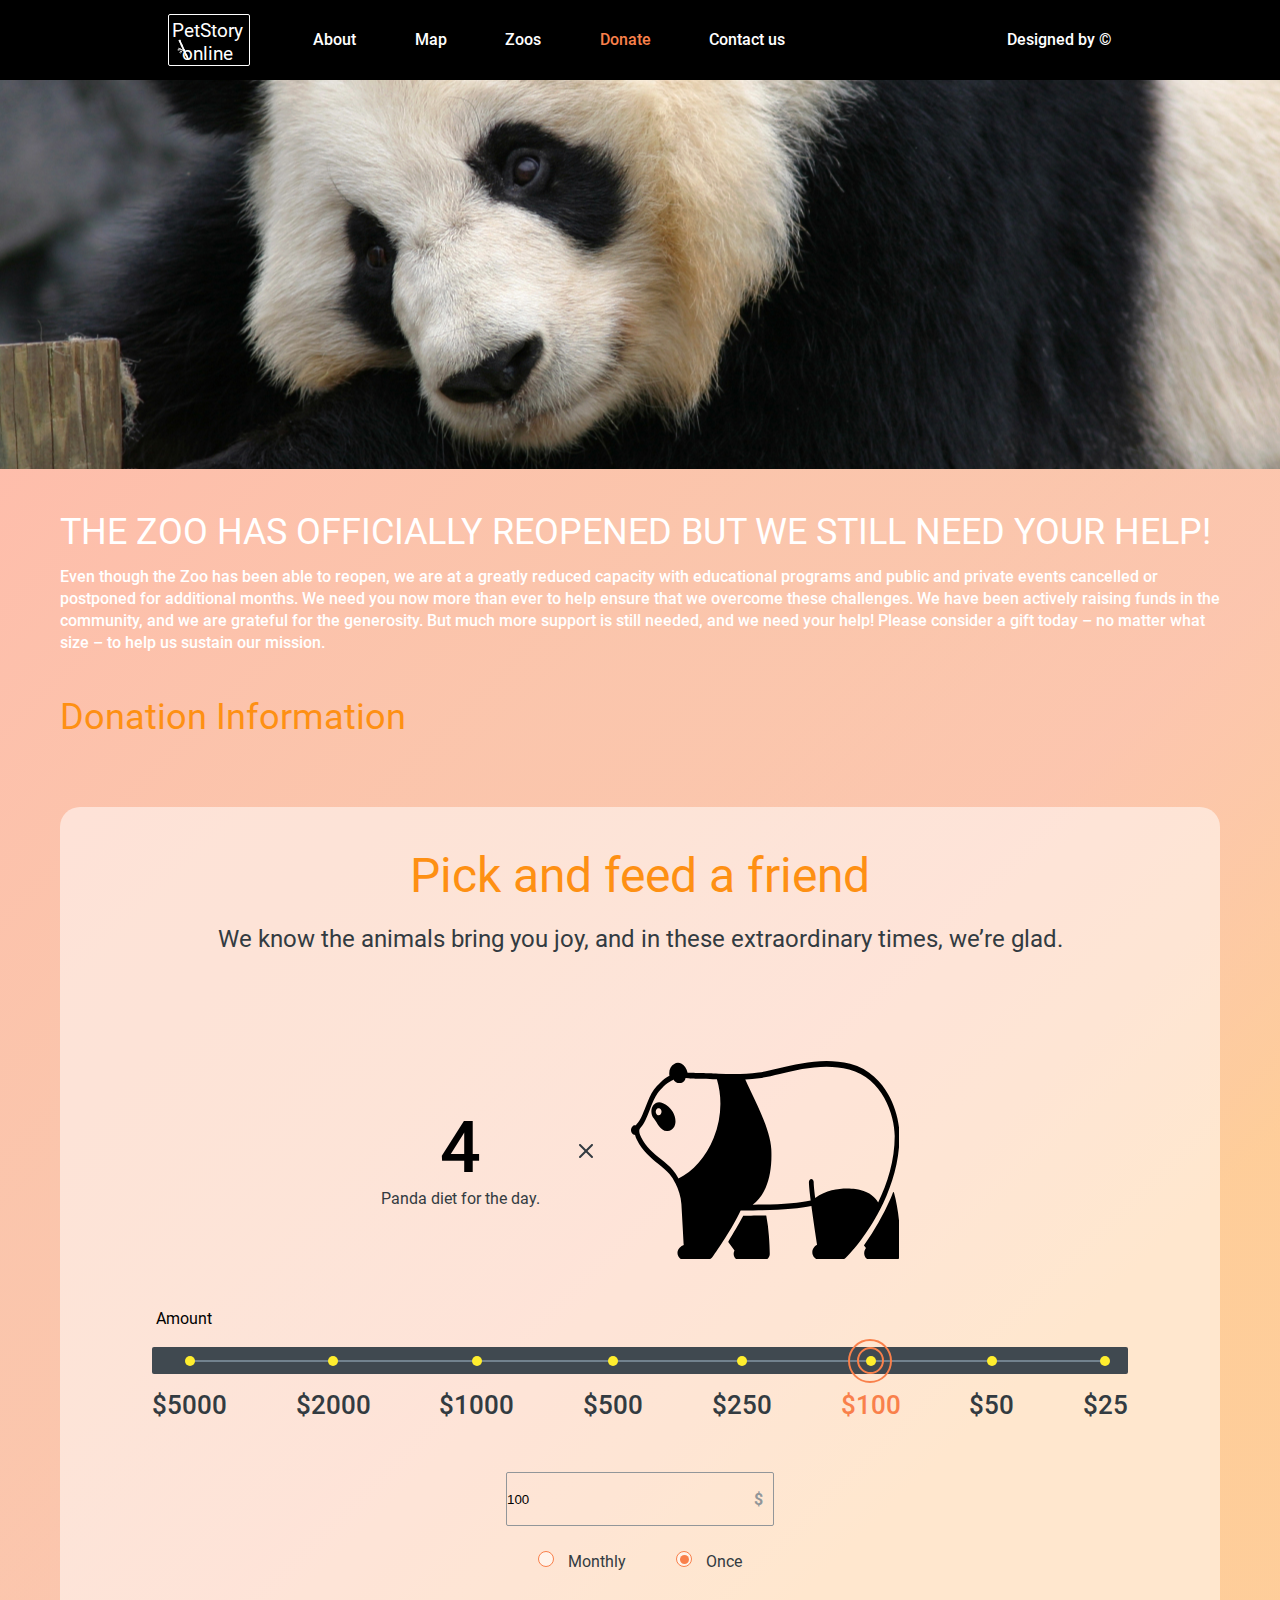
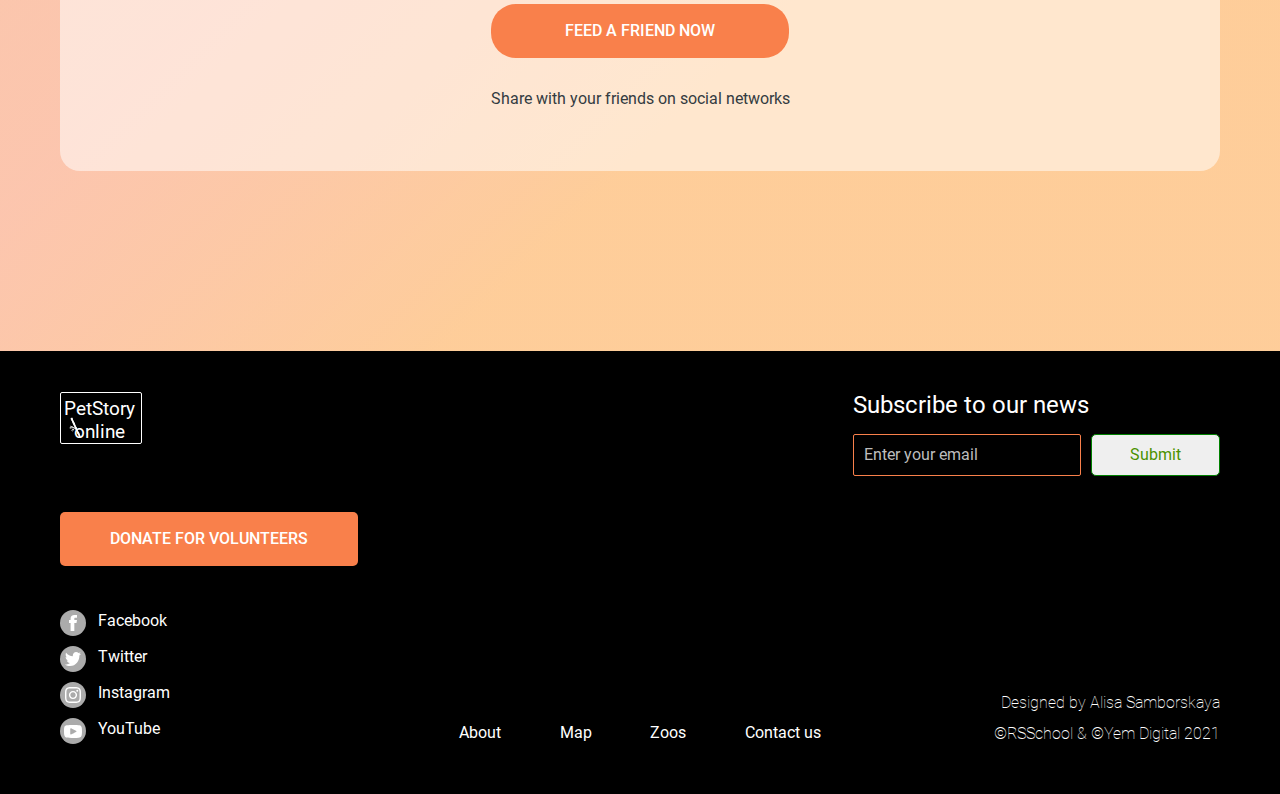
<file: pages/donate/index.html>
<!DOCTYPE html>
<html lang="en">
<head>
    <meta charset="UTF-8">
    <meta http-equiv="X-UA-Compatible" content="IE=edge">
    <meta name="viewport" content="width=device-width, initial-scale=1.0">
    <link rel="stylesheet" href="./style.css">
    <link rel="icon" href="../../assets/icons/panda_icon.svg">
    <title>Donate</title>
</head>
<body>
    <header class="header">
        <div class="container">
            <div class="header-container">
                <div class="header-start">
                    <div class="logo-header"><a href="./index.html">
                        <h1>PetStory online</h1>
                        <img src="../../assets/images/bamboo.svg" alt="bamboo" class="bamboo">
                    </a></div>
                    <div class="header-menu">
                        <div class="burger-icon">
                            <span></span>
                            <span></span>
                            <span></span>
                        </div>
                        <nav class="nav">
                            <div class="burger-logo"><a href="./index.html">
                                <h1>PetStory online</h1>
                                <img src="../../assets/icons/bamboo-burger.svg" alt="bamboo" class="bamboo">
                            </a></div>
                            <ul class="nav-list">
                                <li class="nav-item"><a href="../main/index.html" class="nav-link">About</a></li>
                                <li class="nav-item"><a href="#" class="nav-link">Map</a></li>
                                <li class="nav-item"><a href="#" class="nav-link">Zoos</a></li>
                                <li class="nav-item"><a href="#" class="nav-link">Donate</a></li>
                                <li class="nav-item"><a href="#" class="nav-link">Contact us</a></li>
                                <li class="nav-item"><a href="https://www.figma.com/file/jfEFwkXVj1WRq7sUHDr8os/PetStory-online" class="nav-link">Designed by ©</a></li>
                            </ul>
                        </nav>
                    </div>
                </div>
                <div class="designed">
                    <a href="https://www.figma.com/file/jfEFwkXVj1WRq7sUHDr8os/PetStory-online">Designed by ©</a>
                </div>
            </div>
        </div>
    </header>
    <div class="hidden display-none"></div>
    <main class="main container">
        <div class="panda-backgraund"></div>
        <div class="about-container">
            <div class="discription">
                <h2>THE ZOO HAS OFFICIALLY REOPENED BUT WE STILL NEED YOUR HELP!</h2>
                <p class="about">Even though the Zoo has been able to reopen, we are at a greatly reduced capacity with educational programs and public and private events cancelled or postponed for additional months. We need you now more than ever to help ensure that we overcome these challenges. We have been actively raising funds in the community, and we are grateful for the generosity.  But much more support is still needed, and we need your help! Please consider a gift today – no matter what size – to help us sustain our mission.</p>
                <p class="donat">Donation Information</p>
            </div>
            <div class="pick">
                <div class="pick-container">
                    <h3>Pick and feed a friend</h3>
                    <p class="donat-info">We know the animals bring you joy, and in these extraordinary times, we’re glad.</p>
                    <div class="panda-eat">
                        <div class="eat">
                            <div class="count">4</div>
                            <p class="eat-text">Panda diet for the day.</p>
                        </div>
                        <div class="multiply"></div>
                        <div class="panda"></div>
                    </div>
                    <p class="amount">Amount</p>
                    <div class="donat-money">
                        <div class="bg-money"></div>
                        <div class="money-container">        
                            <label class="money-cheked"><input type="radio" name="money" value="5000" > <span class="circle-checked"></span> <span class="span-radio">$5000</span></label>
                            <label class="money-cheked"><input type="radio" name="money" value="2000"> <span class="circle-checked"></span>  <span class="span-radio">$2000</span></label>
                            <label class="money-cheked"><input type="radio" name="money" value="1000" > <span class="circle-checked"></span>  <span class="span-radio">$1000</span></label>
                            <label class="money-cheked"><input type="radio" name="money" value="500"> <span class="circle-checked"></span>  <span class="span-radio">$500</span></label>
                            <label class="money-cheked"><input type="radio" name="money" value="250"> <span class="circle-checked"></span>  <span class="span-radio">$250</span></label>
                            <label class="money-cheked"><input type="radio" name="money" value="100" checked> <span class="circle-checked"></span>  <span class="span-radio checked-radio">$100</span></label>
                            <label class="money-cheked"><input type="radio" name="money" value="50"> <span class="circle-checked"></span>  <span class="span-radio">$50</span></label>
                            <label class="money-cheked"><input type="radio" name="money" value="25"> <span class="circle-checked"></span>  <span class="span-radio">$25</span></label>
                        </div>
                    </div>
                    <div class="input-contant">
                        <input type="number" placeholder="Another amount" class="money-input" value="100" onkeypress="this.value=this.value.substring(0,3);">
                    </div>
                    <div class="radio">
                        <label for="donat1"><input type="radio" id="donat1"
                        name="contact" value="monthly">
                        <span></span>  Monthly</label>
                        <label for="donat2" class="label-once"><input type="radio" id="donat2"
                        name="contact" value="once" checked>
                        <span></span>  Once</label>
                    </div>
                    <button class="donat-button">Feed a friend now</button>
                    <p class="share">Share with your friends on social networks</p>
                </div>
            </div>
        </div>
    </main>
    <footer class="footer container">
        <div class="footer-1">
            <div class="footer-logo">
                <a href="./index.html">
                    <h2>PetStory online</h2>
                    <img src="../../assets/images/bamboo.svg" alt="bamboo" class="bamboo"></a>
            </div>
            <form action="../donate/index.html" target="_self">
                <button class="footer-button" disabled>donate for volunteers</button>
            </form>
            <div class="social">
                <div class="facebook"><a href="https://www.facebook.com"><div class="footer-img-1"></div> <span>Facebook</span></a></div>
                <div class="twitter"><a href="https://twitter.com"><div class="footer-img-2"></div> <span>Twitter</span></a></div>
                <div class="instagram"><a href="https://www.instagram.com"><div class="footer-img-3"></div> <span>Instagram</span></a></div>
                <div class="youtube"><a href="https://www.youtube.com"><div class="footer-img-4"></div> <span>YouTube</span></a></div>
            </div>
        </div>
        <div class="footer-2">
            <nav class="footer-nav">
                <ul class="footer-nav-list">
                  <li class="footer-nav-item"><a href="../main/index.html" class="footer-nav-link">About</a></li>
                  <li class="footer-nav-item"><a href="#" class="footer-nav-link">Map</a></li>
                  <li class="footer-nav-item"><a href="#" class="footer-nav-link">Zoos</a></li>
                  <li class="footer-nav-item"><a href="#" class="footer-nav-link">Contact us</a></li>
                </ul>
            </nav>
        </div>
        <div class="footer-3">
            <div class="mail">
                <h2>Subscribe to our news</h2>
                <form>
                    <input type="email" id="mail" name="mail" placeholder="Enter your email" class="e-mail" required>
                    <button class="e-mail-button">Submit</button>
                </form>
            </div>
            <div class="author">
                <p class="name">Designed by Alisa Samborskaya</p>
                <p class="school">©RSSchool & ©Yem Digital 2021</p>
            </div>
        </div>
    </footer>
    <script src="./script.js"></script>
</body>
</html>
</file>
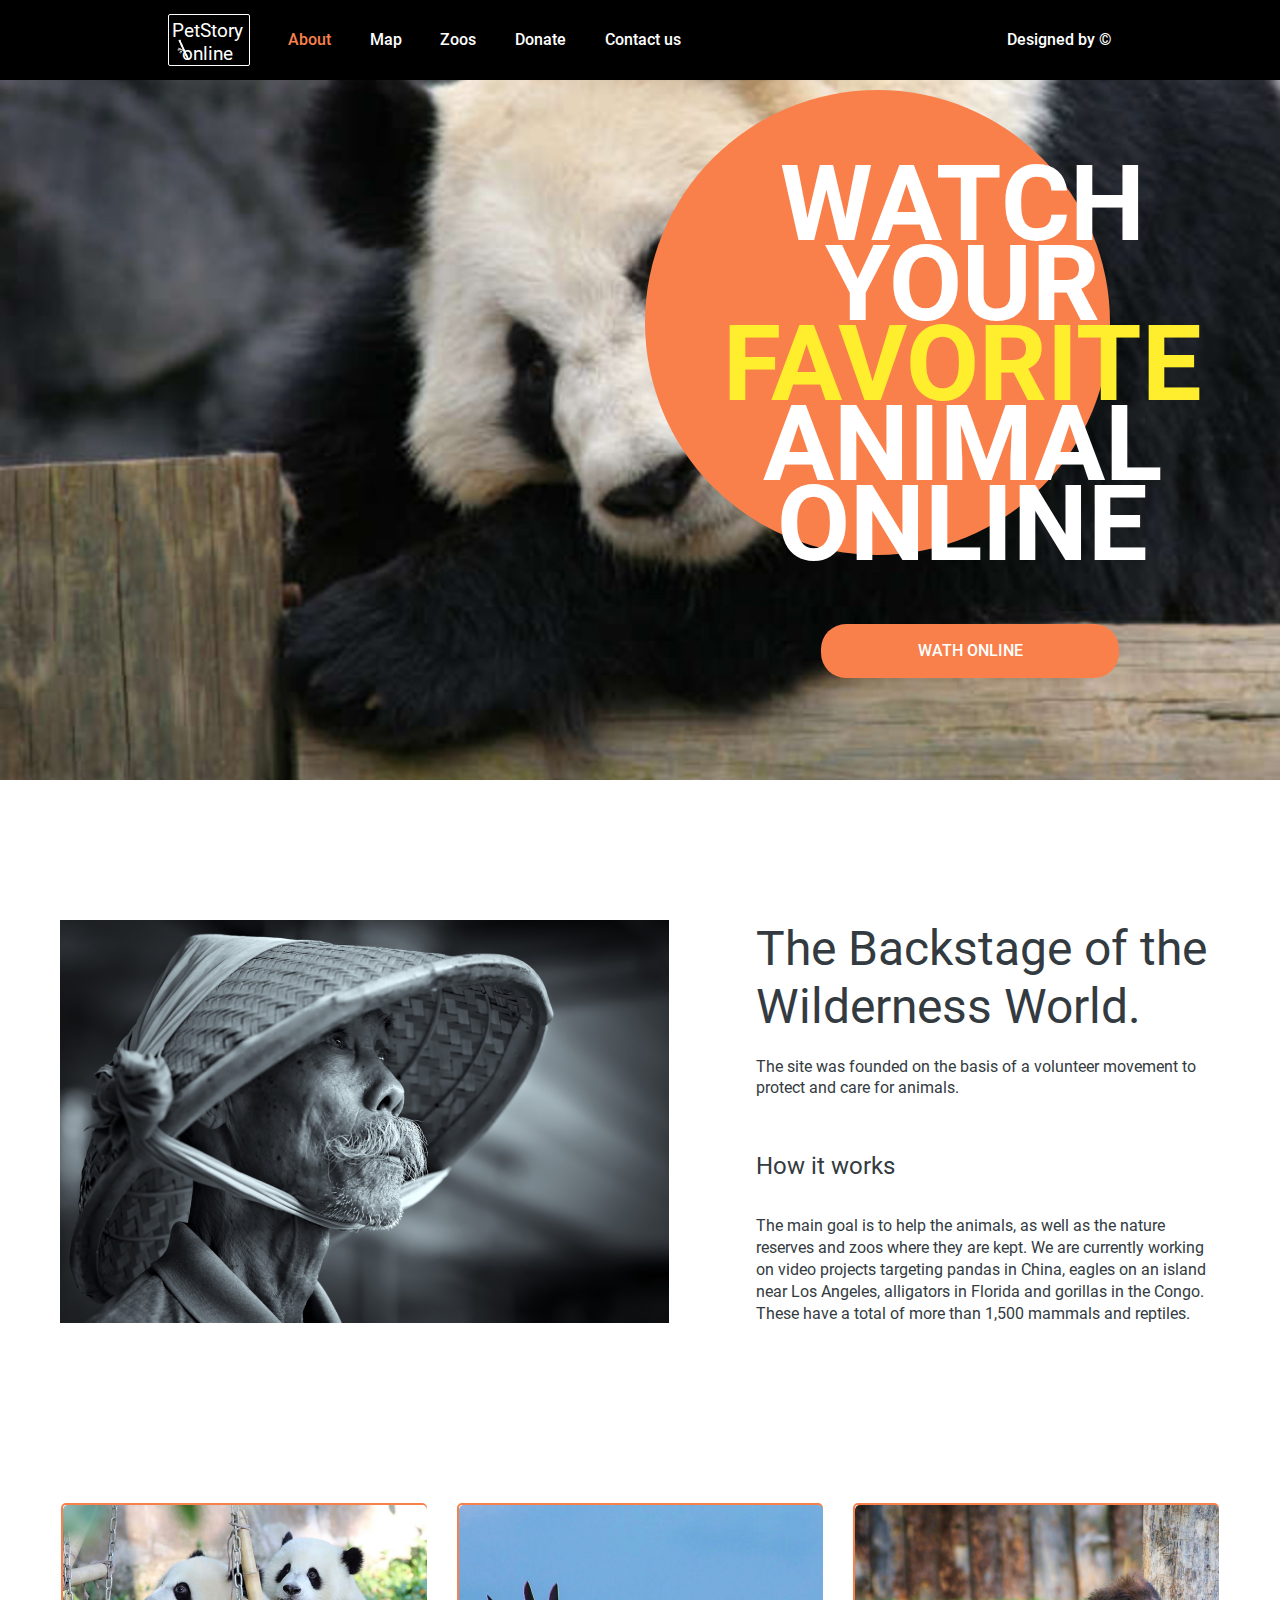
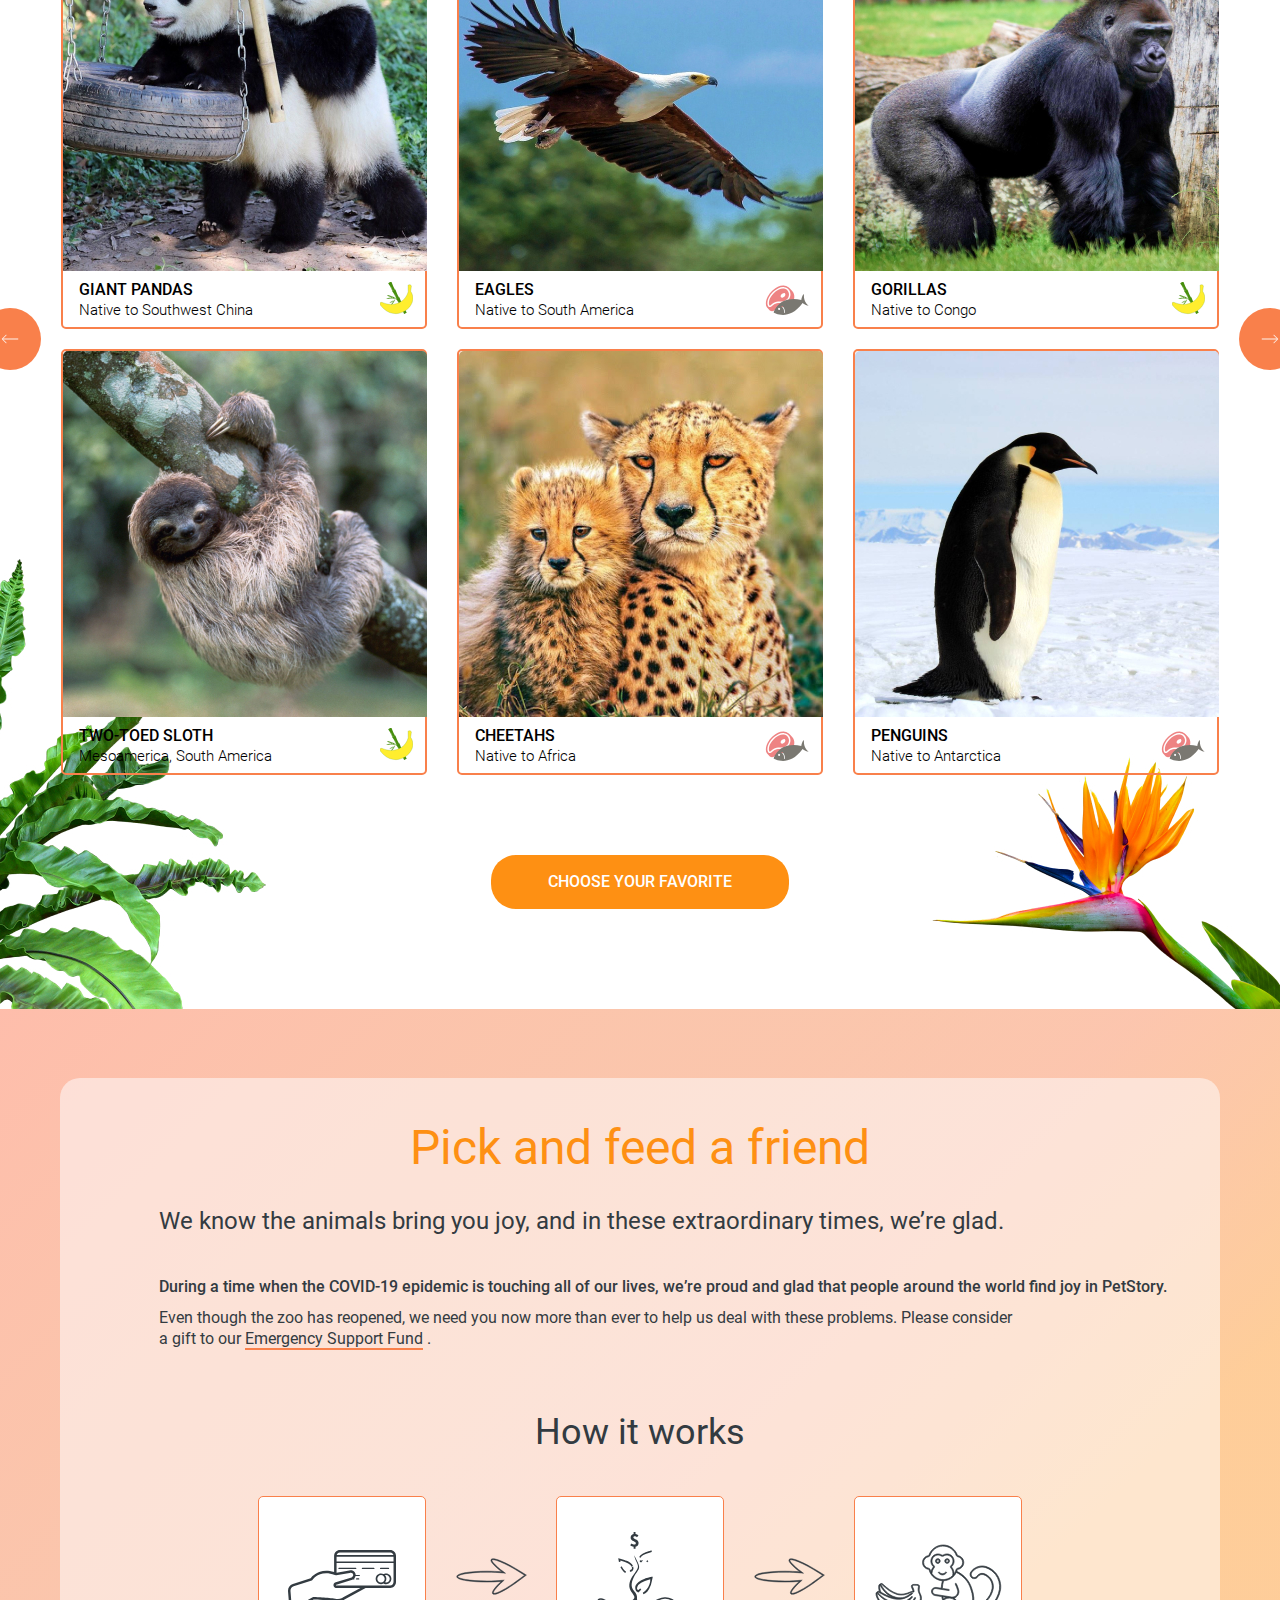
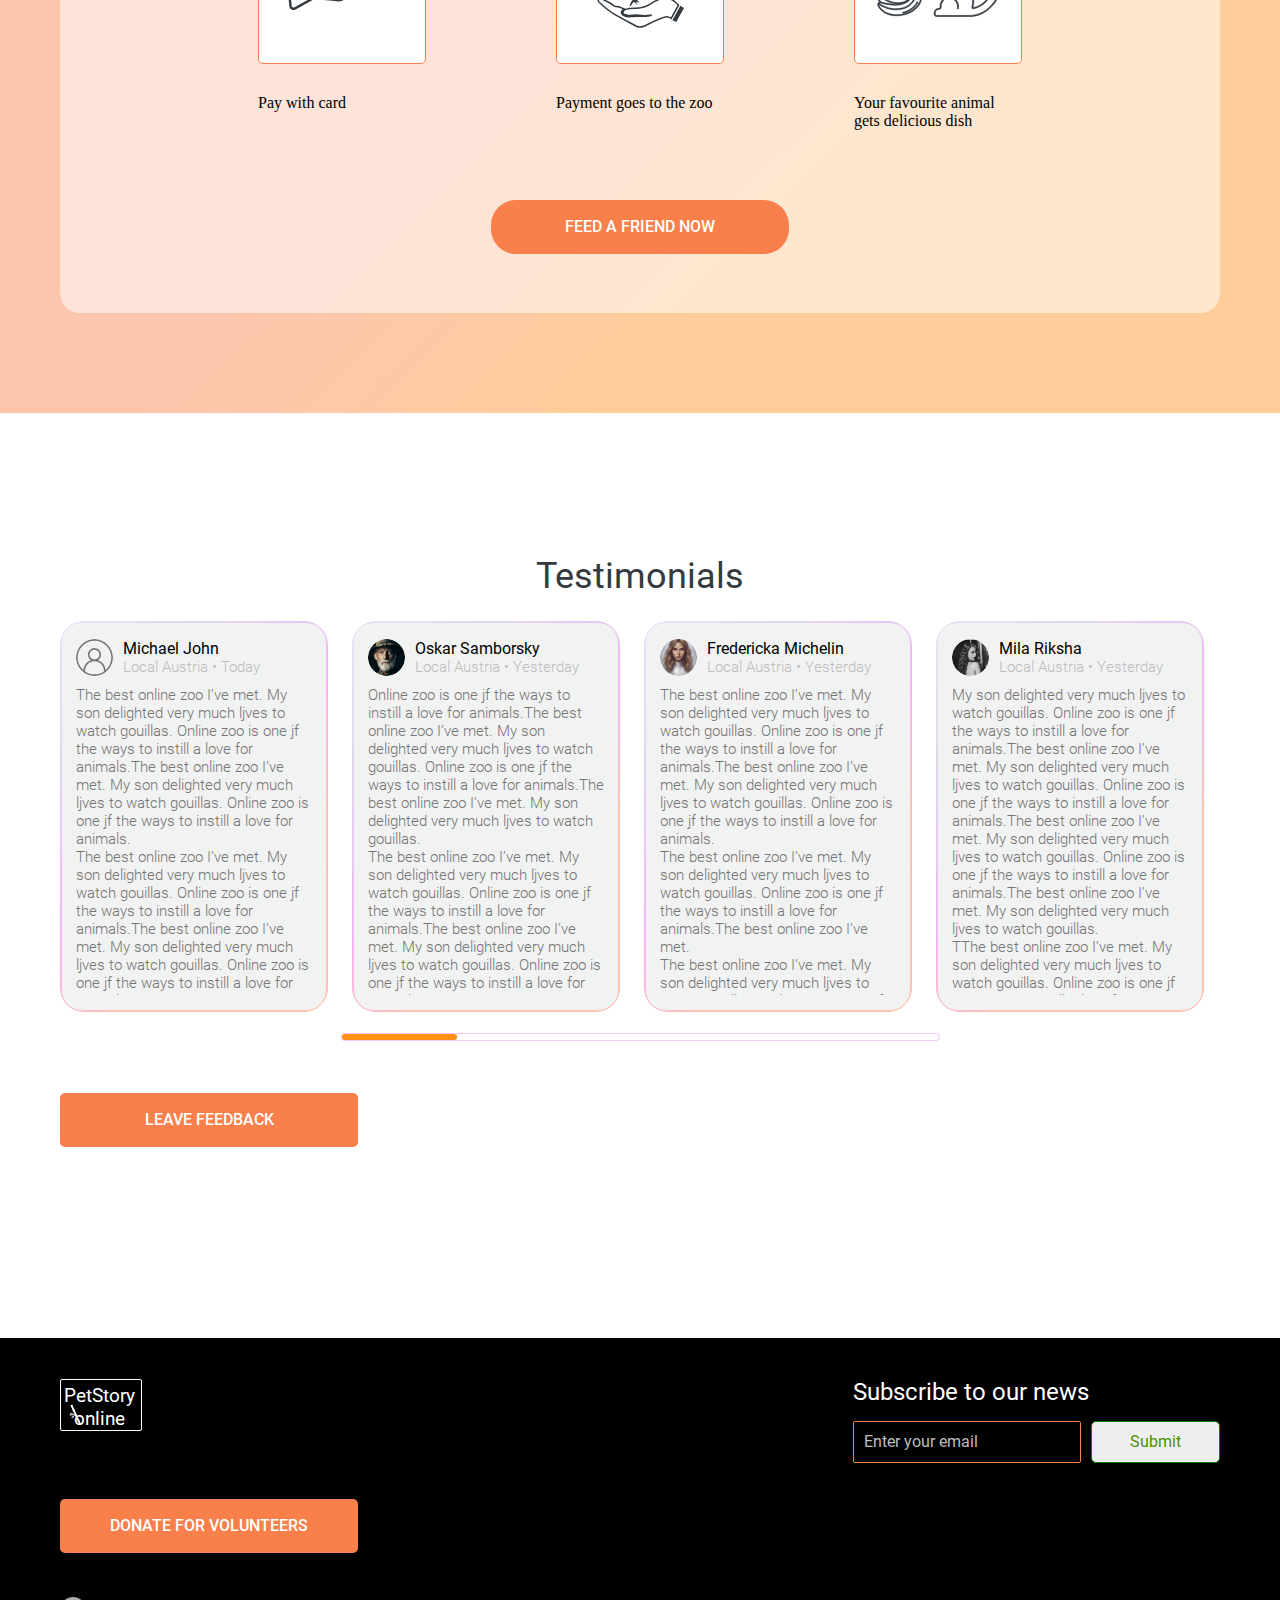
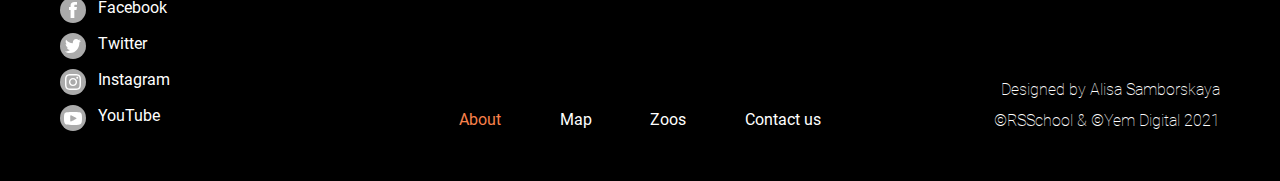
<file: pages/main/index.html>
<!DOCTYPE html>
<html lang="en">
<head>
    <meta charset="UTF-8">
    <meta http-equiv="X-UA-Compatible" content="IE=edge">
    <meta name="viewport" content="width=device-width, initial-scale=1.0">
    <link rel="stylesheet" href="./style.css">
    <link rel="icon" href="../../assets/icons/panda_icon.svg">
    <title>PetStory</title>
</head>
<body>
    <header class="header">
        <div class="container">
            <div class="header-container">
                <div class="header-start">
                    <div class="logo-header"><a href="./index.html">
                        <h1>PetStory online</h1>
                        <img src="../../assets/images/bamboo.svg" alt="bamboo" class="bamboo">
                    </a></div>
                    <div class="header-menu">
                        <div class="burger-icon">
                            <span></span>
                            <span></span>
                            <span></span>
                        </div>
                        <nav class="nav">
                            <div class="burger-logo"><a href="./index.html">
                                <h1>PetStory online</h1>
                                <img src="../../assets/icons/bamboo-burger.svg" alt="bamboo" class="bamboo">
                            </a></div>
                            <ul class="nav-list">
                            <li class="nav-item"><a href="#" class="nav-link">About</a></li>
                            <li class="nav-item"><a href="#" class="nav-link">Map</a></li>
                            <li class="nav-item"><a href="#" class="nav-link">Zoos</a></li>
                            <li class="nav-item"><a href="../donate/index.html" class="nav-link">Donate</a></li>
                            <li class="nav-item"><a href="#" class="nav-link">Contact us</a></li>
                            <li class="nav-item"><a href="https://www.figma.com/file/jfEFwkXVj1WRq7sUHDr8os/PetStory-online" class="nav-link">Designed by ©</a></li>
                            </ul>
                        </nav>
                    </div>
                </div>
                <div class="designed">
                    <a href="https://www.figma.com/file/jfEFwkXVj1WRq7sUHDr8os/PetStory-online">Designed by ©</a>
                </div>
            </div>
        </div>
    </header>
    <div class="hidden display-none"></div>
    <main class="main container">
        <div class="big-panda">
            <div class="favorite-animal">
                <div class="circle"></div>
                <p>WATCH YOUR <span>FAVORITE</span> ANIMAL ONLINE</p>
                <button class="button-favorite">WATH ONLINE</button>
            </div>
        </div>
        <div class="backstage">
            <div class="backstage-content">
                <div class="backstage-img">
                    <img src="../../assets/images/bamboo-cap.jpg" alt="people" class="bamboo-1600">
                    <img src="../../assets/images/bamboo-cap (1).jpg" alt="people" class="bamboo-1000">
                </div>
                <div class="backstage-text">
                    <h2>The Backstage of the Wilderness World.</h2>
                    <p class="about-text">The site was founded on the basis of a volunteer movement to protect and care for animals.</p>
                    <h3>How it works</h3>
                    <p class="works-text">The main goal is to help the animals, as well as the nature reserves and zoos where they are kept. We are currently working on video projects targeting pandas in China, eagles on an island near Los Angeles, alligators in Florida and gorillas in the Congo. These have a total of more than 1,500 mammals and reptiles.</p>
                </div>
            </div>
        </div>
        <div class="pets">
            <div class="pets-container">
                <div class="pets-slider">
                    <button class="left"></button>
                    <div class="slider-contant">
                        <div class="slider-container">
                            <div class="slider-item panda">
                                <div class="slider-img"></div>
                                <div class="slider-text">
                                    <div class="slider-about">
                                        <h2>giant Pandas</h2>
                                        <p>Native to Southwest China</p>
                                    </div>
                                    <img src="../../assets/icons/banana-bamboo_icon.svg" alt="fruits" class="foods">
                                </div>
                            </div>
                            <div class="slider-item eagles">
                                <div class="slider-img"></div>
                                <div class="slider-text">
                                    <div class="slider-about">
                                        <h2>Eagles</h2>
                                        <p>Native to South America</p>
                                    </div>
                                    <img src="../../assets/icons/meet-fish_icon.svg" alt="meat" class="foods">
                                </div>
                            </div>
                            <div class="slider-item gorillas">
                                <div class="slider-img"></div>
                                <div class="slider-text">
                                    <div class="slider-about">
                                        <h2>Gorillas</h2>
                                        <p>Native to Congo</p>
                                    </div>
                                    <img src="../../assets/icons/banana-bamboo_icon.svg" alt="fruits" class="foods">
                                </div>
                            </div>
                            <div class="slider-item two-toed">
                                <div class="slider-img"></div>
                                <div class="slider-text">
                                    <div class="slider-about">
                                        <h2>Two-toed Sloth</h2>
                                        <p>Mesoamerica, South America</p>
                                    </div>
                                    <img src="../../assets/icons/banana-bamboo_icon.svg" alt="fruits" class="foods">
                                </div>
                            </div>
                            <div class="slider-item cheetahs">
                                <div class="slider-img"></div>
                                <div class="slider-text">
                                    <div class="slider-about">
                                        <h2>cheetahs</h2>
                                        <p>Native to Africa</p>
                                    </div>
                                    <img src="../../assets/icons/meet-fish_icon.svg" alt="meats" class="foods">
                                </div>
                            </div>
                            <div class="slider-item penguins">
                                <div class="slider-img"></div>
                                <div class="slider-text">
                                    <div class="slider-about">
                                        <h2>Penguins</h2>
                                        <p>Native to Antarctica</p>
                                    </div>
                                    <img src="../../assets/icons/meet-fish_icon.svg" alt="meats" class="foods">
                                </div>
                            </div>
                            <div class="slider-item alligators">
                                <div class="slider-img"></div>
                                <div class="slider-text">
                                    <div class="slider-about">
                                        <h2>Alligators</h2>
                                        <p>Native to Southeastern U. S.</p>
                                    </div>
                                    <img src="../../assets/icons/meet-fish_icon.svg" alt="meats" class="foods">
                                </div>
                            </div>
                        </div>
                    </div>
                    <button class="right"></button>
                </div>
                <button class="button-pets">choose your favorite</button>
            </div>
        </div>
        <div class="pick">
            <div class="pick-container">
                <h2>Pick and feed a friend</h2>
                <p class="pick-1">We know the animals bring you joy, and in these extraordinary times, we’re glad.</p>
                <p class="pick-2">During a time when the COVID-19 epidemic is touching all of our lives, we’re proud and glad that people around the world find joy in PetStory.</p>
                <p class="pick-3">Even though the zoo has reopened, we need you now more than ever to help us deal with these problems. Please consider a gift to our <a href="../donate/index.html" class="pick-link" >Emergency Support Fund</a> .</p>
                <h3>How it works</h3>
                <div class="pick-instruction">
                    <div class="pick-card first">
                        <div class="pick-img"></div>
                        <p class="pick-text">Pay with card</p>
                    </div>
                    <div class="array-640"><img src="../../assets/icons/arrow-640.svg" alt="array"></div>
                    <div class="pick-card second">
                        <div class="pick-img"></div>
                        <p class="pick-text">Payment goes to the zoo</p>
                    </div>
                    <div class="array-640 two-array"><img src="../../assets/icons/arrow-640.svg" alt="array"></div>
                    <div class="pick-card third">
                        <div class="pick-img"></div>
                        <p class="pick-text">Your favourite animal gets delicious dish</p>
                    </div>
                </div>
                <form action="../donate/index.html" target="_self">
                    <button class="button-pick">Feed a friend now</button>
                </form>
            </div>
        </div>
        <div class="testimonials">
            <div class="testimonials-container">
                <h2>Testimonials</h2>
                <div class="testomations-block">
                    <div class="item-container">
                        <div class="testimonials-items">
                            <div class="test-item test-1">
                                <div class="test-user">
                                    <div class="test-photo"></div>
                                    <div class="test-about">
                                        <div class="test-name">Michael John</div>
                                        <div class="test-local">Local Austria • Today</div>
                                    </div>
                                </div>
                                <div class="test-text">
                                    <p>The best online zoo I’ve met. My son delighted very much ljves to watch gouillas. Online zoo is one jf the ways to instill a love for animals.The best online zoo I’ve met. My son delighted very much ljves to watch gouillas. Online zoo is one jf the ways to instill a love for animals.</p>
                                    <p>The best online zoo I’ve met. My son delighted very much ljves to watch gouillas. Online zoo is one jf the ways to instill a love for animals.The best online zoo I’ve met. My son delighted very much ljves to watch gouillas. Online zoo is one jf the ways to instill a love for animals.</p>
                                </div>
                            </div>
                            <div class="test-item  test-2">
                                <div class="test-user">
                                    <div class="test-photo"></div>
                                    <div class="test-about">
                                        <div class="test-name">Oskar Samborsky</div>
                                        <div class="test-local">Local Austria • Yesterday</div>
                                    </div>
                                </div>
                                <div class="test-text">
                                    <p>Online zoo is one jf the ways to instill a love for animals.The best online zoo I’ve met. My son delighted very much ljves to watch gouillas. Online zoo is one jf the ways to instill a love for animals.The best online zoo I’ve met. My son delighted very much ljves to watch gouillas. </p>
                                    <p>The best online zoo I’ve met. My son delighted very much ljves to watch gouillas. Online zoo is one jf the ways to instill a love for animals.The best online zoo I’ve met. My son delighted very much ljves to watch gouillas. Online zoo is one jf the ways to instill a love for animals.</p>
                                </div>
                            </div>
                            <div class="test-item  test-3">
                                <div class="test-user">
                                    <div class="test-photo"></div>
                                    <div class="test-about">
                                        <div class="test-name">Fredericka Michelin</div>
                                        <div class="test-local">Local Austria • Yesterday</div>
                                    </div>
                                </div>
                                <div class="test-text">
                                    <p>The best online zoo I’ve met. My son delighted very much ljves to watch gouillas. Online zoo is one jf the ways to instill a love for animals.The best online zoo I’ve met. My son delighted very much ljves to watch gouillas. Online zoo is one jf the ways to instill a love for animals.</p>
                                    <p>The best online zoo I’ve met. My son delighted very much ljves to watch gouillas. Online zoo is one jf the ways to instill a love for animals.The best online zoo I’ve met.</p>
                                    <p>The best online zoo I’ve met. My son delighted very much ljves to watch gouillas. Online zoo is one jf the ways to instill a love for animals.The best online zoo I’ve met. My son delighted very much ljves to watch gouillas. Online zoo is one jf the ways to instill a love for animals. </p>
                                </div>
                            </div>
                            <div class="test-item  test-4">
                                <div class="test-user">
                                    <div class="test-photo"></div>
                                    <div class="test-about">
                                        <div class="test-name">Mila Riksha</div>
                                        <div class="test-local">Local Austria • Yesterday</div>
                                    </div>
                                </div>
                                <div class="test-text">
                                    <p>My son delighted very much ljves to watch gouillas. Online zoo is one jf the ways to instill a love for animals.The best online zoo I’ve met. My son delighted very much ljves to watch gouillas. Online zoo is one jf the ways to instill a love for animals.The best online zoo I’ve met. My son delighted very much ljves to watch gouillas. Online zoo is one jf the ways to instill a love for animals.The best online zoo I’ve met. My son delighted very much ljves to watch gouillas.</p>
                                    <p>TThe best online zoo I’ve met. My son delighted very much ljves to watch gouillas. Online zoo is one jf the ways to instill a love for animals.The best online zoo I’ve met. My son delighted very much ljves to watch gouillas. Online zoo is one jf the ways to instill a love for animals. </p>
                                </div>
                            </div>
                            
                            <div class="test-pop display-none">
                                <div class="test-icon">
                                    <span></span>
                                    <span></span> 
                                </div>
                            </div>
                        </div>
                    </div>
                    <input type="range" class="scroll-box" max="7" min="0" step="1" value="0">
                </div>
                <button class="testimonials-button">leave feedback</button>
            </div>
        </div> 
    </main>
    <footer class="footer container">
        <div class="footer-1">
            <div class="footer-logo">
                <a href="./index.html">
                    <h2>PetStory online</h2>
                    <img src="../../assets/images/bamboo.svg" alt="bamboo" class="bamboo"></a>
            </div>
            <form action="../donate/index.html" target="_self">
                <button class="footer-button">donate for volunteers</button>
            </form>
            <div class="social">
                <div class="facebook"><a href="https://www.facebook.com"><div class="footer-img-1"></div> <span>Facebook</span></a></div>
                <div class="twitter"><a href="https://twitter.com"><div class="footer-img-2"></div> <span>Twitter</span></a></div>
                <div class="instagram"><a href="https://www.instagram.com"><div class="footer-img-3"></div> <span>Instagram</span></a></div>
                <div class="youtube"><a href="https://www.youtube.com"><div class="footer-img-4"></div> <span>YouTube</span></a></div>
            </div>
        </div>
        <div class="footer-2">
            <nav class="footer-nav">
                <ul class="footer-nav-list">
                  <li class="footer-nav-item"><a href="#" class="footer-nav-link">About</a></li>
                  <li class="footer-nav-item"><a href="#" class="footer-nav-link">Map</a></li>
                  <li class="footer-nav-item"><a href="#" class="footer-nav-link">Zoos</a></li>
                  <li class="footer-nav-item"><a href="#" class="footer-nav-link">Contact us</a></li>
                </ul>
            </nav>
        </div>
        <div class="footer-3">
            <div class="mail">
                <h2>Subscribe to our news</h2>
                <form>
                    <input type="email" id="mail" name="mail" placeholder="Enter your email" class="e-mail" required>
                    <button class="e-mail-button">Submit</button>
                </form>
            </div>
            <div class="author">
                <p class="name">Designed by Alisa Samborskaya</p>
                <p class="school">©RSSchool & ©Yem Digital 2021</p>
            </div>
        </div>
    </footer>
    <script src="./scripst.js"></script>
</body>
</html>
</file>
<file: pages/donate/style.css>
@font-face {
	font-family: 'Roboto';
	src: url("../../assets/fonts/Roboto-Bold.ttf");
	font-weight: 700;
}

@font-face {
	font-family: 'Roboto';
	src: url("../../assets/fonts/Roboto-Regular.ttf");
	font-weight: 400;
}

@font-face {
	font-family: 'Roboto';
	src: url("../../assets/fonts/Roboto-Medium.ttf");
	font-weight: 500;
}

@font-face {
	font-family: 'Roboto';
	src: url("../../assets/fonts/Roboto-Light.ttf");
	font-weight: 300;
}

@font-face {
	font-family: 'Roboto';
	src: url("../../assets/fonts/Roboto-Thin.ttf");
	font-weight: 100;
}

html {
	scroll-behavior: smooth; 
}

* {
	box-sizing: border-box;
	margin: 0;
	padding: 0;
}

body {
	display: flex;
	flex-direction: column;
	justify-content: space-between;
}

.lock {
	overflow: hidden;
}

.display-none {
	display: none;
}

.container {
	max-width: 1600px;
	margin: 0 auto;
	display: flex;
	justify-content: center;
}

.header {
	width: 100%;
	background-color: #000;
}

.header-container {
	min-height: 80px;
	min-width: 73.7%;
	display: flex;
	justify-content: space-between;
	align-items: center;
	flex-wrap: wrap;
}

.header-start {
	display: flex;
	justify-content: space-between;
	align-items: center;
	flex-wrap: wrap;
	width: 617px;
}

.logo-header {
	border: 1px solid #FFFFFF;
	border-radius: 2px;
	width: 82px;
	height: 52px;
	position: relative;
	display: flex;
	justify-content: center;
	align-items: center;
}

.logo-header img {
	position: absolute;
	top: 24px;
	left: 8px;
}

.logo-header h1 {
	color: #FFFFFF;
	text-decoration: none;
	font-family: 'Roboto';
	font-style: normal;
	font-weight: 400;
	font-size: 19px;
	line-height: 23px;
	text-align: center;
	margin-top: 3px;
	margin-left: -3px;
}

.logo-header a {
	text-decoration: none;
}

.header-menu {
	max-width: 472px;
	display: flex;
}

.burger-icon {
	display: block;
	width: 18px;
	height: 10px;
	position: relative;
	z-index: 5;
	cursor: pointer;
}

.burger-icon span {
	position: absolute;
	transform: translateY(-50%);
	top: 50%;
	left: 0;
	width: 100%;
	height: 2px;
	background-color: #fff;
	border-radius: 2px;
	transition: all .2s;
}

.burger-icon span:first-child {
	top: 0;
	transform: translateY(0);
}

.burger-icon span:last-child {
	top: auto;
	bottom: 0;
	transform: translateY(0);
}

.burger-icon {
	display: none;
}

.burger-logo {
	border: 1px solid #FE9013;
	border-radius: 2px;
	width: 65.6px;
	height: 41.6px;
	position: relative;
	display: flex;
	justify-content: center;
	align-items: center;
}

.burger-logo img {
	position: absolute;
	top: 19px;
	left: 6px;
}

.burger-logo h1 {
	color: #FE9013;
	text-decoration: none;
	font-family: 'Roboto';
	font-style: normal;
	font-weight: 400;
	font-size: 15.2px;
	line-height: 18px;
	text-align: center;
	margin-top: 3px;
	margin-left: -3px;
}

.burger-logo a {
	text-decoration: none;
}

.burger-logo {
	display: none;
}

.active span {
	background-color: #000;
	transform: scale(0);
}

.active span:first-child {
	top: calc(50% - 1px);
	transform: rotate(-45deg);
}

.active span:last-child {
	bottom: calc(50% - 1px);
	transform: rotate(45deg);
}

.nav {
	width: 100%;
	display: flex;
	align-items: center;
	justify-content: center;
}

.nav-list {
	width: 472px;
	display: flex;
	justify-content: space-between;
	align-items: center;
	list-style: none;
	flex-wrap: wrap;
}

.nav-link {
	line-height: 22px;
	transition: .3s;	
	font-family: 'Roboto';
	font-style: normal;
	font-weight: 500;
	font-size: 16px;
	color: #FFFFFF;
	text-decoration: none;
}

.nav-link:hover {
	color: #f9804b;
}

.nav-item:nth-child(4) .nav-link {
	cursor: default;
	color: #f9804b;
}

.nav-item:last-child {
	display: none;
}

.designed a{
	font-family: 'Roboto';
	font-style: normal;
	font-weight: 500;
	font-size: 16px;
	line-height: 22px;
	color: #FFFFFF;
	text-decoration: none;
}

.hidden {
	position: fixed;
	top: 0;
	left: 0;
	right: 0;
	height: 100vh;
	background-color: rgba(0, 0, 0, 0.8);
	z-index: 3;
}

.main {
	width: 100%;
	display: flex;
	flex-direction: column;
}

.panda-backgraund {
    height: 389px;
    background: url("../../assets/images/panda_bg.jpg") no-repeat center;
	overflow: hidden;
}

.about-container {
    height: 1482px;
    display: flex;
    flex-direction: column;
    align-items: center;
    background: linear-gradient(315.75deg, rgba(254, 210, 144, 0.7) 30.06%, #FEBDAB 100.95%, rgba(254, 210, 144, 0.7) 106.36%), linear-gradient(315.75deg, rgba(254, 189, 171, 0.74) 30.06%, rgba(243, 169, 248, 0.66) 50.74%, #E0D8F0 80.49%, #EAF7FE 127.9%, #EAF7FE 149.54%), linear-gradient(315.75deg, rgba(254, 189, 171, 0.74) 30.06%, rgba(243, 169, 248, 0.66) 50.74%, #E0D8F0 80.49%, #EAF7FE 127.9%, #EAF7FE 149.54%);;
}

.discription {
    width: 1160px;
    height: 238px;
    margin-top: 40px;
    display: flex;
    flex-direction: column;
}

.discription h2 {
    margin: 0;
    font-family: 'Roboto';
    font-style: normal;
    font-weight: 400;
    font-size: 36px;
    line-height: 47px;
    color: #FFFFFF;
}

.about {
    font-family: 'Roboto';
    font-style: normal;
    margin: 0;
    margin-top: 10px;
    font-weight: 500;
    font-size: 16px;
    line-height: 22px;
    color: #FFFFFF;
}

.donat {
    margin: 0;
    margin-top: 40px;
    font-family: 'Roboto';
    font-style: normal;
    font-weight: 400;
    font-size: 36px;
    line-height: 47px;
    color: #FE9013;
}

.pick-container {
    margin-top: 60px;
    width: 1160px;
    height: 964px;
    background: rgba(255, 255, 255, 0.52);
    border-radius: 20px;
    display: flex;
    flex-direction: column;
    align-items: center;
}

.pick-container h3 {
    margin: 0;
    margin-top: 40px;
    font-family: 'Roboto';
    font-style: normal;
    font-weight: 400;
    font-size: 48px;
    line-height: 58px;
    text-align: center;
    color: #FE9013;
}

.donat-info {
    margin: 0;
    margin-top: 20px;
    font-family: 'Roboto';
    font-style: normal;
    font-weight: 400;
    font-size: 24px;
    line-height: 29px;
    color: #333B41;
}

.panda-eat {
    width: 518px;
    height: 199px;
    display: flex;
    justify-content: space-between;
    margin-top: 107px;
}

.eat {
    width: 159px;
    height: 91px;
    display: flex;
    flex-direction: column;
    align-items: center;
    margin-top: 58px;
}

.count {
    font-family: 'Roboto';
    font-style: normal;
    font-weight: 500;
    font-size: 72px;
    line-height: 58px;
    text-align: center;
    text-transform: uppercase;
    color: #000000;
}

.eat-text {
    margin: 0;
    margin-top: 11px;
    font-family: 'Roboto';
    font-style: normal;
    font-weight: 400;
    font-size: 16px;
    line-height: 22px;
    text-align: center;
    color: #333B41;
}

.multiply {
    width: 14px;
    height: 14px;
    margin: 0;
    margin-top: 83px;
    background: url("../../assets/styles/x_icon.svg") no-repeat center;
}

.panda {
    width: 268px;
    height: 198px;
    background: url("../../assets/styles/Vector.svg") no-repeat, 
    url("../../assets/styles/Vector-1.svg") no-repeat 20.36px 41.31px, 
    url("../../assets/styles/Vector-2.svg") no-repeat 97.29px 154.47px, 
    url("../../assets/styles/Vector-3.svg") no-repeat 233.04px 131.12px;
}

.amount {
    margin: 0;
    margin-top: 48px;
    font-family: 'Roboto';
    font-style: normal;
    font-weight: 400;
    font-size: 16px;
    line-height: 22px;
    color: #000000;
    align-self: flex-start;
    margin-left: 96px;
}

.donat-money {
    width: 976px;
    height: 82px;
    margin: 0;
    margin-top: 10px;
    position: relative;
    z-index: 0;
}

.bg-money {
    position: absolute;
    top: 7px;
    width: 976px;
    height: 27px;
    background: #404950 url("../../assets/styles/Rectangle\ 12.svg") no-repeat 35px 13px;
    border-radius: 2px;
    z-index: -1;
}

.money-container {
    display: flex;
    justify-content: space-between;
}

.money-container label {
    font-family: 'Roboto';
    font-style: normal;
    font-weight: 500;
    font-size: 26px;
    line-height: 36px;
    text-transform: uppercase;
    color: #333B41;
    word-spacing: 10px;
}

.money-cheked {
    display: flex;
    flex-direction: column;
    align-items: center;
}

.money-container input { 
    display: none;
}

.money-container .circle-checked {
    margin: 0;
    padding: 0;
    margin-top: 16px;
    margin-bottom: 21px;
    position: relative; 
    display: inline-block; 
    width: 10px; 
    height: 10px; 
    background: #ffee2e;
    border-radius: 50%;
}

.money-container input:checked + .circle-checked::before { 
    content: '';
    position: absolute;
    left: -9px; 
    top: -9px;
    border: 2px solid #f9804b;
    width: 23px; 
    height: 23px;
    border-radius: 50%;
}

.money-container input:checked + .circle-checked::after { 
    content: '';
    position: absolute;
    left: -17.5px; 
    top: -17.5px;
    border: 2px solid #f9804b;
    width: 40px; 
    height: 40px;
    border-radius: 50%;
}

.checked-radio {
    color: #f9804b;
}

.money-input {
    width: 268px;
    height: 54px;
    margin: 0;
    
    border: 1px solid #929699;
    border-radius: 2px;
    background: rgba(255, 255, 255, 0);
}

.money-input::placeholder {
    padding-left: 9px;
    font-family: 'Roboto';
    font-style: normal;
    font-weight: 400;
    font-size: 16px;
    line-height: 22px;
    color: #929699;
}

.input-contant {
    margin-top: 50px;
    position: relative;
}

.input-contant:after{
    position: absolute;
    left: 248px;
    top: 17px;
    content: '$';
    font-family: 'Roboto';
    font-style: normal;
    font-weight: 700;
    font-size: 16px;
    line-height: 22px;
    color: #929699;
}

input::-webkit-outer-spin-button,
input::-webkit-inner-spin-button {
  -webkit-appearance: none;
  margin: 0;
}

input[type=number] {
  -moz-appearance: textfield;
}

.money-input:hover {
    border: 1px solid red;
}

.radio {
    margin-top: 25px;
    width: 204px;
    height: 22px;
    display: flex;
    align-items: center;
}

.radio input { 
    display: none;
}

.radio span {
    margin: 0;
    padding: 0;
    position: relative; 
    display: inline-block; 
    width: 16px; 
    height: 16px; 
    background: rgba(255, 255, 255, 0.52);
    border-radius: 50%;
    border: 1px solid #f9804b;
}

.radio input:checked + span::before { 
    content: '';
    position: absolute;
    left: 2.5px; 
    top: 2.5px;
    background: #f9804b;
    width: 9px; 
    height: 9px;
    border-radius: 50%;
}

.label-once {
    margin-left: 50px;
}

.radio label {
    font-family: 'Roboto';
    font-style: normal;
    font-weight: 400;
    font-size: 16px;
    line-height: 22px;
    color: #333B41;
    word-spacing: 10px;
}

.donat-button {
    margin-top: 31px;
    width: 298px;
    height: 54px;
    border: none;
    border-radius: 25px;
    background: #f9804b;
    font-family: 'Roboto';
    font-style: normal;
    font-weight: 500;
    font-size: 16px;
    line-height: 22px;
    text-align: center;
    text-transform: uppercase;
    color: #FFFFFF;
}

.donat-button:hover {
	background-color: red;
	cursor: pointer;
}

.donat-button:active {
	background-color: green;
}

.share {
    margin: 0;
    margin-top: 30px;
    font-family: 'Roboto';
    font-style: normal;
    font-weight: 400;
    font-size: 16px;
    line-height: 22px;
    color: #333B41;
}

.footer {
	width: 100%;
	height: 443px;
	display: flex;
	justify-content: center;
	background: #000;
}

.footer-1 {
	width: 298px;
	height: 352px;
	margin: 0;
	margin-top: 41px;
	display: flex;
	flex-direction: column;
	justify-content: space-between;
}

.footer-logo {
	border: 1px solid #FFFFFF;
	border-radius: 2px;
	width: 82px;
	height: 52px;
	position: relative;
	display: flex;
	justify-content: center;
	align-items: center;
}

.footer-logo img {
	position: absolute;
	top: 24px;
	left: 8px;
}

.footer-logo h2 {
	margin: 0;
	color: #FFFFFF;
	text-decoration: none;
	font-family: 'Roboto';
	font-style: normal;
	font-weight: 400;
	font-size: 19px;
	line-height: 23px;
	text-align: center;
	margin-top: 3px;
	margin-left: -3px;
}

.footer-logo a {
	text-decoration: none;
}

.footer-button {
	margin: 0;
	margin-top: 68px;
	height: 54px;
	width: 298px;
	border: none;
	border-radius: 5px;
	background: #f9804b;
	font-family: 'Roboto';
	font-style: normal;
	font-weight: 500;
	font-size: 16px;
	line-height: 22px;
	text-align: center;
	text-transform: uppercase;
	color: #FFFFFF;
}

.footer-button:hover {
	background-color: grey;
}

.social {
	height: 134px;
	width: 111px;
	margin-top: 44px;
	display: flex;
	flex-direction: column;
	justify-content: space-between;
}

.footer-img-1 {
	background: #ababab url(../../assets/icons/facebook.svg) no-repeat center;
	width: 26px;
	height: 26px;
	border-radius: 50%;
}

.footer-img-2 {
	background: #ababab url(../../assets/icons/twitter.svg) no-repeat center;
	width: 26px;
	height: 26px;
	border-radius: 50%;
}

.footer-img-3 {
	background: #ababab url(../../assets/icons/instagram.svg) no-repeat center;
	width: 26px;
	height: 26px;
	border-radius: 50%;
}

.footer-img-4 {
	background: #ababab url(../../assets/icons/youtube.svg) no-repeat center;
	width: 26px;
	height: 26px;
	border-radius: 50%;
}

.social a {
	display: flex;
	text-decoration: none;
}

.social a span {
	margin-left: 12px;
	font-family: 'Roboto';
	font-style: normal;
	font-weight: 400;
	font-size: 16px;
	line-height: 22px;
	color: #FFFFFF;
}

.social a span:hover {
	color: red;
}

.social a span:active {
	color: green;
}

.footer-2 {
	width: 362px;
	height: 22px;
	margin-left: 101px;
	margin-top: 371px;
}

.footer-nav-list {
	margin: 0;
	display: flex;
	justify-content: space-between;
	align-items: center;
	list-style: none;
}

.footer-nav-item {
	margin: 0;
}

.footer-nav-link {
	margin: 0;
	line-height: 22px;
	transition: .3s;	
	font-family: 'Roboto';
	font-style: normal;
	font-weight: 400;
	font-size: 16px;
	color: #FFFFFF;
	text-decoration: none;
}

.footer-nav-link:hover {
	color: #f9804b;
}

.footer-3 {
	width: 367px;
	height: 353px;
	display: flex;
	flex-direction: column;
	justify-content: space-between;
	margin-top: 40px;
	margin-left: 32px;
}

.mail h2 {
	margin: 0;
	margin-bottom: 14px;
	font-family: 'Roboto';
	font-style: normal;
	font-weight: 400;
	font-size: 24px;
	line-height: 29px;
	color: #FFFFFF;
}

.mail form {
	display: flex;
	justify-content: space-between;
	width: 367px;
}

.e-mail {
	margin: 0;
	border: 1px solid #f9804b;
	border-radius: 2px;
	width: 228px;
	height: 42px;
	background-color: #000;
}

.e-mail:active {
	padding-left: 10px;
	font-family: 'Roboto';
	font-style: normal;
	font-weight: 400;
	font-size: 16px;
	line-height: 22px;
	color: #BDBDBD;
	background-color: #000;
	border: 1px solid green;
}

.e-mail::placeholder {
	padding-left: 10px;
	font-family: 'Roboto';
	font-style: normal;
	font-weight: 400;
	font-size: 16px;
	line-height: 22px;
	color: #BDBDBD;
}

.e-mail-button {
	border: 1px solid green;
	width: 129px;
	height: 42px;
	border-radius: 5px;
	font-family: 'Roboto';
	font-style: normal;
	font-weight: 400;
	font-size: 16px;
	line-height: 22px;
	color: #4B9200;
}

.e-mail-button:hover {
	background-color: red;
	cursor: pointer;
}

.e-mail-button:active {
	background-color: green;
}

.author {
	font-family: 'Roboto';
	font-style: normal;
	font-weight: 100;
	font-size: 16px;
	line-height: 21px;
	color: #FFFFFF;
	display: flex;
	flex-direction: column;
	justify-content: space-between;
	height: 52px;
	align-items: flex-end;
}

.author p {
	margin: 0;
}

@media (max-width: 1000px) and (min-width: 641px) {
	
	.container {
		max-width: 1000px;
	}
	
	.header-container {
		min-width: 94%;
	}
	
	.header-start {
		width: 61.3%;
	}

	.nav {
		width: 100%;
	}
	
	.panda-backgraund {
		background: url("../../assets/images/panda_bg.jpg") no-repeat -172px center;
	}

	.about-container {
		height: 1333px;
	}
	
	.discription {
		max-width: 939px;
		height: 305px;
	}
	
	.about {
		margin-top: 30px;
	}
	
	.donat {
		margin-top: 40px;
	}
	
	.pick-container {
		margin-top: 40px;
		max-width: 940px;
		height: 918px;
	}
	
	.pick-container h3 {
		margin-top: 20px;
	}
	
	.donat-info {
		margin-top: 10px;
	}
	
	.amount {
		margin-left: 65px;
	}
	
	.donat-money {
		width: 830px;
	}
	
	.bg-money {
		left: 14px;
		width: 810px;
		background: #404950 url("../../assets/styles/Rectangle\ 12.svg") no-repeat 21px 13px;
		background-size: 777px 2px;
	}
	
	.money-cheked:first-child {
		display: none;
	}
	
	.footer-1 {
		max-width: 111px;
		position: relative;
	}
	
	.footer-button {
		position: absolute;
		margin: 0;
		top: 121px;
	}
	
	.footer-2 {
		max-width: 332px;
		margin-left: 179px;
	}
	
	.footer-3 {
		max-width: 228px;
		justify-content: flex-end;
		margin-left: 88px;
		position: relative;
	}
	
	.mail {
		position: absolute;
		top: 0;
		left: -170px;
	}

	.author {
		
		display: flex;
		flex-direction: column;
		justify-content: space-between;
		height: 52px;
		align-items: flex-end;
	}

	.name, .school {
		font-family: 'Roboto';
		font-style: normal;
		font-weight: 100;
		font-size: 16px;
		line-height: 21px;
		color: #FFFFFF;
	}
}

@media (max-width: 640px) and (min-width: 321px) {
	.container {
		max-width: 640px;
	}
	
	.header-container {
		min-height: 34px;
		width: 600px;
	}
	
	.header-start {
		width: 600px;
	}
	
	.logo-header {
		border: none;
		width: 47px;
		height: 29px;
	}
	
	.logo-header img {
		position: absolute;
		width: 8px;
		top: 11px;
		left: 3px;
	}
	
	.logo-header h1 {
		margin: 0;
		font-weight: 400;
		font-size: 12.3px;
		line-height: 15px;
	}

	.header-menu {
		width: 18px;
	}

	.nav {
		position: absolute;
		top: 0;
		left: -100%;
		height: 329px;
		width: 100%;
		background-color: #fff;
		display: flex;
		flex-direction: column;
		align-items: flex-start;
		justify-content: flex-start;
		z-index: 4;
		transition: all .2s;
		overflow: auto;
	}

	.burger-logo {
		margin: 10px;
	}

	.nav-list {
		margin-top: 30px;
		margin-left: 10px;
		height: 207px;
		width: 104px;
		flex-direction: column;
		gap: 0;
		align-items: flex-start;
	}

	.nav-link {
		display: block;
		color: #000;
		font-family: 'Roboto';
		font-style: normal;
		font-weight: 400;
		font-size: 16px;
		line-height: 22px;
	}

	.burger-icon {
		display: block;
	}

	.burger-logo {
		display: block;
	}

	.nav-item:last-child {
		display: block;
	}
	
	.designed {
		display: none;
	}

	.active {
		left: 0;
	}
	
	.panda-backgraund {
		height: 335px;
		background: url("../../assets/images/panda_bg.jpg") no-repeat -272px center;
		background-size: 1373px 335px;
	}

	.about-container {
		height: 1333px;
	}
	
	.discription {
		max-width: 600px;
		height: 309px;
		margin-top: 30px;
	}

	.discription h2 {
		font-size: 24px;
		line-height: 29px;	
	}
	
	.about {
		margin-top: 20px;
		font-size: 16px;
		line-height: 22px;
	}
	
	.donat {
		margin-top: 30px;
		font-size: 36px;
		line-height: 47px;
	}
	
	.pick-container {
		margin-top: 30px;
		max-width: 600px;
		height: 918px;
	}
	
	.pick-container h3 {
		margin-top: 30px;
		font-size: 48px;
		line-height: 58px;
	}
	
	.donat-info {
		margin-top: 20px;
		font-size: 24px;
		line-height: 29px;
		text-align: center;
	}

	.panda-eat {
		margin-top: 97px;
	}
	
	.amount {
		margin-top: 41px;
		margin-left: 10px;
		font-size: 16px;
		line-height: 22px;
	}
	
	.donat-money {
		width: 600px;
	}
	
	.bg-money {
		left: 0px;
		width: 600px;
		background: #404950 url("../../assets/styles/Rectangle\ 12.svg") no-repeat 25px 13px;
		background-size: 550px 2px;
	}
	
	.money-cheked:first-child, .money-cheked:nth-child(2), .money-cheked:nth-child(3) {
		display: none;
	}

	.money-input {
		width: 180px;
		height: 42px;
	}
	
	.input-contant:after{
		left: 160px;
		top: 11px;
	}
	
	.radio {
		margin-top: 31px;
	}
	
	.donat-button {
		margin-top: 30px;
	}

	.share {
		margin-bottom: 30px;
	}
	
	.footer {
		width: 100%;
		height: 282px;
		justify-content: flex-start;
		position: relative;
	}
	
	.footer-1 {
		width: 82px;
		height: 258px;
		margin: 0;
		margin-top: 12px;
		margin-left: 20px;
		position: relative;
	}
	
	.footer-button {
		margin: 0;
		position: absolute;
		top: 85px;
	}
	
	.social {
		height: 164px;
		width: 26px;
		margin: 0;
		position: absolute;
		left: 574px;
	}

	.social span {
		display: none;
	}
	
	.footer-2 {
		width: 299px;
		margin: 0;
		position: absolute;
		top: 248px;
		left: 20px;
	}
	
	.footer-3 {
		width: 228px;
		height: 52px;
		margin: 0;
		margin-top: 218px;
		margin-left: 289px;
	}
	
	.mail {
		display: none;
	}
}

@media (max-width: 320px) {
	.container {
		max-width: 320px;
	}
	
	.header-container {
		min-height: 34px;
		width: 300px;
	}
	
	.header-start {
		width: 300px;
	}
	
	.logo-header {
		border: none;
		width: 47px;
		height: 29px;
	}
	
	.logo-header img {
		position: absolute;
		width: 8px;
		top: 11px;
		left: 3px;
	}
	
	.logo-header h1 {
		margin: 0;
		font-weight: 400;
		font-size: 12.3px;
		line-height: 15px;
	}
	.header-menu {
		width: 18px;
	}

	.nav {
		position: absolute;
		top: 0;
		left: -100%;
		height: 329px;
		width: 100%;
		background-color: #fff;
		display: flex;
		flex-direction: column;
		align-items: flex-start;
		justify-content: flex-start;
		z-index: 4;
		transition: all .2s;
		overflow: auto;
	}

	.burger-logo {
		margin: 10px;
	}

	.nav-list {
		margin-top: 30px;
		margin-left: 10px;
		height: 207px;
		width: 104px;
		flex-direction: column;
		gap: 0;
		align-items: flex-start;
	}

	.nav-link {
		display: block;
		color: #000;
		font-family: 'Roboto';
		font-style: normal;
		font-weight: 400;
		font-size: 16px;
		line-height: 22px;
	}

	.burger-icon {
		display: block;
	}

	.burger-logo {
		display: block;
	}

	.nav-item:last-child {
		display: block;
	}
	
	.designed {
		display: none;
	}

	.active {
		left: 0;
	}
	
	.panda-backgraund {
		height: 187px;
		background: url("../../assets/images/panda_bg.jpg") no-repeat -148px center;
		background-size: 767px 187px;
	}

	.about-container {
		height: 1145px;
	}
	
	.discription {
		max-width: 300px;
		height: 474px;
		margin-top: 30px;
	}

	.discription h2 {
		font-size: 24px;
		line-height: 29px;	
	}
	
	.about {
		margin-top: 20px;
		font-size: 16px;
		line-height: 22px;
	}
	
	.donat {
		margin-top: 30px;
		font-size: 24px;
		line-height: 29px;
	}
	
	.pick-container {
		margin-top: 30px;
		max-width: 300px;
		height: 591px;
	}
	
	.pick-container h3 {
		margin-top: 20px;
		font-size: 24px;
		line-height: 29px;
	}
	
	.donat-info {
		margin-top: 10px;
		font-size: 16px;
		line-height: 22px;
		text-align: center;
	}

	.panda-eat {
		width: 292px;
		height: 112px;
		margin-top: 36px;
		align-items: center;
	}
	
	.eat {
		margin: 0;
		width: 90px;
		height: 51px;
	}
	
	.count {
		font-size: 40px;
		line-height: 32px;
	}
	
	.eat-text {
		margin-top: 6px;
		font-size: 9px;
		line-height: 13px;
	}
	
	.multiply {
		width: 7px;
		height: 7px;
		margin-top: 0;
		background: url("../../assets/styles/x_icon.svg") no-repeat center;
	}
	
	.panda {
		width: 152px;
		height: 112px;
		background: url("../../assets/styles/panda-patch-1.svg") no-repeat left, 
		url("../../assets/styles/panda-patch-2.svg") no-repeat 55.15px 87.22px, 
		url("../../assets/styles/panda-patch-3.svg") no-repeat 130.42px 73.94px, 
		url("../../assets/styles/panda-patch-4.svg") no-repeat 13.46px 23.3px;
	}
	
	.amount {
		margin-top: 4px;
		margin-left: 0px;
		font-size: 16px;
		line-height: 22px;
	}
	
	.donat-money {
		width: 300px;
		height: 20px;
		margin-top: 5px;
	}
	
	.bg-money {
		top: 0;
		left: 0px;
		width: 300px;
		background: #404950 url("../../assets/styles/Rectangle\ 12.svg") no-repeat center;
		background-size: 276px 1px;
		height: 13.5px;
	}

	.money-container span {
		margin: 0;
		padding: 0;
		margin-top: 4px;
		margin-bottom: 4px;
		position: relative; 
		display: inline-block; 
		width: 5px; 
		height: 5px; 
		background: #ffee2e;
		border-radius: 50%;
	}

	.money-container input:checked + span::before { 
		content: '';
		position: absolute;
		left: -4.5px; 
		top: -4.5px;
		border: 1px solid #f9804b;
		width: 11.5px; 
		height: 11.5px;
		border-radius: 50%;
	}
	
	.money-container input:checked + span::after { 
		content: '';
		position: absolute;
		left: -9px; 
		top: -9px;
		border: 1px solid #f9804b;
		width: 20px; 
		height: 20px;
		border-radius: 50%;
	}
	
	.money-cheked:first-child, .money-cheked:nth-child(2), .money-cheked:nth-child(3) {
		display: none;
	}

	.money-container label {
		font-size: 13px;
		line-height: 24px;
	}

	.money-input {
		width: 180px;
		height: 42px;
	}

	.input-contant {
		margin-top: 35px;
	}
	
	.input-contant:after{
		left: 160px;
		top: 11px;
	}
	
	.radio {
		margin-top: 25px;
	}
	
	.donat-button {
		margin-top: 27px;
	}

	.share {
		margin-bottom: 19px;
		font-size: 15px;
		line-height: 22px;
	}
	
	.footer {
		width: 100%;
		height: 334px;
		justify-content: flex-start;
		flex-direction: column;
		align-items: center;
		position: relative;
	}
	
	.footer-1 {
		width: 128px;
		height: 258px;
		margin: 0;
		position: relative;
		order: 1;
		margin-top: 20px;
	}

	.footer-logo {
		border: none;
		width: 128px;
		height: 23px;
		position: relative;
		display: flex;
		justify-content: center;
		align-items: center;
	}
	
	.footer-logo img {
		position: absolute;
		top: -1px;
		left: 71px;
	}
	
	.footer-button {
		margin: 0;
		position: absolute;
		left: -87px;
		top: 109px;
	}
	
	.social {
		height: 26px;
		width: 194px;
		margin: 0;
		position: absolute;
		flex-direction: row;
		top: 53px;
		left: -33px;
	}

	.social span {
		display: none;
	}
	
	.footer-2 {
		width: 278px;
		margin: 0;
		position: absolute;
		top: 292px;
		order: 3;
	}
	
	.footer-3 {
		width: 214px;
		height: 49px;
		margin: 0;
		order: 2;
		position: absolute;
		top: 213px;
		left: 96px;
	}
	
	.mail {
		display: none;
	}

	.author {
		font-size: 15px;
		line-height: 18px;
		align-items: flex-start;
	}
}
</file>
<file: pages/main/style.css>
@font-face {
	font-family: 'Roboto';
	src: url("../../assets/fonts/Roboto-Bold.ttf");
	font-weight: 700;
}

@font-face {
	font-family: 'Roboto';
	src: url("../../assets/fonts/Roboto-Regular.ttf");
	font-weight: 400;
}

@font-face {
	font-family: 'Roboto';
	src: url("../../assets/fonts/Roboto-Medium.ttf");
	font-weight: 500;
}

@font-face {
	font-family: 'Roboto';
	src: url("../../assets/fonts/Roboto-Light.ttf");
	font-weight: 300;
}

@font-face {
	font-family: 'Roboto';
	src: url("../../assets/fonts/Roboto-Thin.ttf");
	font-weight: 100;
}

html {
	scroll-behavior: smooth; 
}

* {
	box-sizing: border-box;
	margin: 0;
	padding: 0;
	transition: all .2s;
}

body {
	display: flex;
	flex-direction: column;
	justify-content: space-between;
}

.lock {
	overflow: hidden;
}

.container {
	max-width: 1600px;
	margin: 0 auto;
	display: flex;
	justify-content: center;
}

.header {
	width: 100%;
	background-color: #000;
}

.header-container {
	min-height: 80px;
	min-width: 73.7%;
	display: flex;
	justify-content: space-between;
	align-items: center;
	flex-wrap: wrap;
}

.header-start {
	display: flex;
	justify-content: space-between;
	align-items: center;
	flex-wrap: wrap;
	width: 54.3%;
}

.logo-header {
	border: 1px solid #FFFFFF;
	border-radius: 2px;
	width: 82px;
	height: 52px;
	position: relative;
	display: flex;
	justify-content: center;
	align-items: center;
}

.logo-header img {
	position: absolute;
	top: 24px;
	left: 8px;
}

.logo-header h1 {
	color: #FFFFFF;
	text-decoration: none;
	font-family: 'Roboto';
	font-style: normal;
	font-weight: 400;
	font-size: 19px;
	line-height: 23px;
	text-align: center;
	margin-top: 3px;
	margin-left: -3px;
}

.logo-header a {
	text-decoration: none;
}

.header-menu {
	width: 76.6%;
	display: flex;
}

.burger-icon {
	display: block;
	width: 18px;
	height: 10px;
	position: relative;
	z-index: 5;
	cursor: pointer;
}

.burger-icon span {
	position: absolute;
	transform: translateY(-50%);
	top: 50%;
	left: 0;
	width: 100%;
	height: 2px;
	background-color: #fff;
	border-radius: 2px;
	transition: all .2s;
}

.burger-icon span:first-child {
	top: 0;
	transform: translateY(0);
}

.burger-icon span:last-child {
	top: auto;
	bottom: 0;
	transform: translateY(0);
}

.burger-icon {
	display: none;
}

.burger-logo {
	border: 1px solid #FE9013;
	border-radius: 2px;
	width: 65.6px;
	height: 41.6px;
	position: relative;
	display: flex;
	justify-content: center;
	align-items: center;
}

.burger-logo img {
	position: absolute;
	top: 19px;
	left: 6px;
}

.burger-logo h1 {
	color: #FE9013;
	text-decoration: none;
	font-family: 'Roboto';
	font-style: normal;
	font-weight: 400;
	font-size: 15.2px;
	line-height: 18px;
	text-align: center;
	margin-top: 3px;
	margin-left: -3px;
}

.burger-logo a {
	text-decoration: none;
}

.burger-logo {
	display: none;
}

.active span {
	background-color: #000;
	transform: scale(0);
}

.active span:first-child {
	top: calc(50% - 1px);
	transform: rotate(-45deg);
}

.active span:last-child {
	bottom: calc(50% - 1px);
	transform: rotate(45deg);
}

.nav {
	width: 100%;
	display: flex;
	align-items: center;
	justify-content: center;
}

.nav-list {
	width: 100%;
	display: flex;
	justify-content: space-between;
	align-items: center;
	list-style: none;
	flex-wrap: wrap;
}

.nav-link {
	line-height: 22px;
	transition: .3s;	
	font-family: 'Roboto';
	font-style: normal;
	font-weight: 500;
	font-size: 16px;
	color: #FFFFFF;
	text-decoration: none;
}

.nav-link:hover {
	color: #f9804b;
}

.nav-item:first-child .nav-link {
	cursor: default;
	color: #f9804b;
}

.nav-item:last-child {
	display: none;
}

.designed a{
	font-family: 'Roboto';
	font-style: normal;
	font-weight: 500;
	font-size: 16px;
	line-height: 22px;
	color: #FFFFFF;
	text-decoration: none;
}

.hidden {
	position: fixed;
	top: 0;
	left: 0;
	right: 0;
	height: 100vh;
	background-color: rgba(0, 0, 0, 0.8);
	z-index: 3;
}

.main {
	width: 100%;
	display: flex;
	flex-direction: column;
	justify-content: center;
}

.big-panda {
	background: url("../../assets/images/GiantPanda.jpg") no-repeat 0 -80px;
	min-height: 700px;
	display: flex;
}

.circle {
	background-color: #f9804b;
	width: 465px;
	height: 465px;
	border-radius: 50%;
}

.favorite-animal {
	width: 562px;
	height: 592px;
	position: relative;
	margin-left: 50.4%;
	margin-top: 0.75%;
}

.favorite-animal p {
	margin: 0;
	font-family: 'Roboto';
	font-style: normal;
	font-weight: 700;
	font-size: 106.496px;
	line-height: 80px;
	text-align: center;
	text-transform: uppercase;
	color: #FFFFFF;
	position: absolute;
	left: 73px;
	top: 74px;
}

.favorite-animal span {
	color: #FFEE2E;
}

.button-favorite {
	background-color: #f9804b;
	border: none;
	border-radius: 25px;
	width: 298px;
	height: 54px;
	margin: 0;
	margin-top: 69px;
	margin-left: 176px;
	font-family: 'Roboto';
	font-style: normal;
	font-weight: 500;
	font-size: 16px;
	line-height: 22px;
	text-align: center;
	text-transform: uppercase;
	color: #FFFFFF;
}

.button-favorite:hover {
	background-color: red;
	cursor: pointer;
}

.button-favorite:active {
	background-color: green;
}

.backstage {
	height: 617px;
	display: flex;
	justify-content: center;
	background-image: url("../../assets/images/flower_foto1.jpg");
	background-position: 1400px 12px;
	background-repeat: no-repeat;
}

.backstage-content {
	display: flex;
	justify-content: space-between;
	width: 1161px;
	height: 403px;
	margin-top: 140px;
}

.backstage-text {
	width: 465px;
	margin: 0;
	display: flex;
	flex-direction: column;
}

.backstage-text h2 {
	margin: 0;
	margin-bottom: 20px;
	font-family: 'Roboto';
	font-style: normal;
	font-weight: 400;
	font-size: 48px;
	line-height: 58px;
	color: #333B41;
}

.about-text {
	margin: 0;
	margin-bottom: 54px;
	font-family: 'Roboto';
	font-style: normal;
	font-weight: 400;
	font-size: 16px;
	line-height: 21px;
	color: #333B41;
}

.backstage-text h3 {
	margin: 0;
	margin-bottom: 34px;
	font-family: 'Roboto';
	font-style: normal;
	font-weight: 400;
	font-size: 24px;
	line-height: 29px;
	color: #333B41;
}

.works-text {
	margin: 0;
	font-family: 'Roboto';
	font-style: normal;
	font-weight: 400;
	font-size: 16px;
	line-height: 22px;
	color: #333B41;
}

.bamboo-1000 {
	display: none;
}

.pets {
	margin: 0;
	height: 1212px;
	background: url("../../assets/images/palm_foto.jpg") no-repeat -588px bottom, 
	url("../../assets/images/strelitzia\ 1.jpg") no-repeat bottom right;
	display: flex;
	justify-content: center;
}

.pets-container {
	display: flex;
	flex-direction: column;
	justify-content: space-between;
	align-items: center;
	width: 1322px;
	height: 1006px;
	margin: 0;
	margin-top: 106px;
	overflow: hidden;
}

.pets-slider {
	display: flex;
	justify-content: space-between;
	align-items: center;
	width: 1322px;
}

.left, .right {
	border: none;
	width: 62px;
	height: 62px;
	border-radius: 50%;
}

.left {
	background: url("../../assets/icons/left.svg") #f9804b no-repeat center;
}

.right {
	background: url("../../assets/icons/right.svg") #f9804b no-repeat center;
}

.left:hover, .right:hover {
	background-color: red;
	cursor: pointer;
}

.left:active, .right:active {
	background-color: green;
}

.slider-contant {
	width: 1158px;
	height: 872px;
	overflow: hidden;
}

.slider-container {
	display: flex;
	justify-content: space-between;
	flex-wrap: wrap;
	align-content: space-between;
	width: 1158px;
	height: 1318px;
	overflow: hidden;
}

.slider-item {
	width: 366px;
	height: 426px;
	border: 2px solid #f9804b;
	border-radius: 5px;
}

.slider-text {
	display: flex;
	justify-content: space-between;
}

.slider-about {
	margin: 0;
	margin-top: 8px;
	margin-left: 16px;
}

.slider-about h2 {
	margin: 0;
	font-family: 'Roboto';
	font-style: normal;
	font-weight: 500;
	font-size: 16px;
	line-height: 22px;
	text-transform: uppercase;
	color: #000000;
}

.slider-about p {
	margin: 0;
	font-family: 'Roboto';
	font-style: normal;
	font-weight: 300;
	font-size: 15px;
	line-height: 18px;
	color: #000000;
}

.foods {
	margin: 0;
	margin-top: 10px;
	margin-right: 12px;
}

.panda .slider-img {
	margin: 0;
	width: 364px;
	height: 366px;
	background: url(../../assets/images/panda.jpg) no-repeat center;
	border-radius: 5px 5px 0 0;
	transition: all 300ms;
}

.panda .slider-img:hover {
	transform: scale(1.03);
}

.eagles .slider-img {
	margin: 0;
	width: 364px;
	height: 366px;
	background: url(../../assets/images/eagles.jpg) no-repeat center;
	border-radius: 5px 5px 0 0;
	transition: all 300ms;
}

.eagles .slider-img:hover {
	transform: scale(1.03);
}

.gorillas .slider-img {
	margin: 0;
	width: 364px;
	height: 366px;
	background: url(../../assets/images/gorillas.jpg) no-repeat center;
	border-radius: 5px 5px 0 0;
	transition: all 300ms;
}

.gorillas .slider-img:hover {
	transform: scale(1.03);
}

.alligators .slider-img {
	margin: 0;
	width: 364px;
	height: 366px;
	background: url(../../assets/images/alligator.jpg) no-repeat center;
	background-size: 366px 366px;
	border-radius: 5px 5px 0 0;
	transition: all 300ms;
}

.alligators .slider-img:hover {
	transform: scale(1.03);
}


.two-toed .slider-img {
	margin: 0;
	width: 364px;
	height: 366px;
	background: url(../../assets/images/two-toed.jpg) no-repeat center;
	border-radius: 5px 5px 0 0;
	transition: all 300ms;
}

.two-toed .slider-img:hover {
	transform: scale(1.03);
}

.cheetahs .slider-img {
	margin: 0;
	width: 364px;
	height: 366px;
	background: url(../../assets/images/cheetahs.jpg) no-repeat center;
	border-radius: 5px 5px 0 0;
	transition: all 300ms;
}

.cheetahs .slider-img:hover {
	transform: scale(1.03);
}

.penguins .slider-img {
	margin: 0;
	width: 364px;
	height: 366px;
	background: url(../../assets/images/penguins.jpg) no-repeat center;
	border-radius: 5px 5px 0 0;
	transition: all 300ms;
}

.penguins .slider-img:hover {
	transform: scale(1.03);
}

.button-pets {
	display: flex;
	justify-content: center;
	align-items: center;
	border: none;
	font-family: 'Roboto';
	font-style: normal;
	font-weight: 500;
	font-size: 16px;
	line-height: 22px;
	text-align: center;
	text-transform: uppercase;
	color: #FFFFFF;
	width: 298px;
	height: 54px;
	background: #FE9013;
	border-radius: 25px;
}

.button-pets:hover {
	background-color: red;
	cursor: pointer;
}

.button-pets:active {
	background-color: green;
}

.pick {
	height: 1004px;
	display: flex;
	justify-content: center;
	background: linear-gradient(315.75deg, rgba(254, 210, 144, 0.7) 30.06%, #FEBDAB 100.95%, rgba(254, 210, 144, 0.7) 106.36%), linear-gradient(315.75deg, rgba(254, 189, 171, 0.74) 30.06%, rgba(243, 169, 248, 0.66) 50.74%, #E0D8F0 80.49%, #EAF7FE 127.9%, #EAF7FE 149.54%), linear-gradient(315.75deg, rgba(254, 189, 171, 0.74) 30.06%, rgba(243, 169, 248, 0.66) 50.74%, #E0D8F0 80.49%, #EAF7FE 127.9%, #EAF7FE 149.54%);
}

.pick-container {
	display: flex;
	flex-direction: column;
	align-items: center;
	width: 1160px;
	height: 835px;
	background-color: rgba(253, 253, 255, 0.52);
	border-radius: 20px;
	margin-top: 69px;
}

.pick-container h2 {
	margin: 0;
	margin-top: 41px;
	font-family: 'Roboto';
	font-style: normal;
	font-weight: 400;
	font-size: 48px;
	line-height: 58px;
	text-align: center;
	color: #FE9013;
}

.pick-1 {
	align-self: flex-start;
	margin: 0;
	margin-top: 30px;
	margin-left: 99px;
	font-family: 'Roboto';
	font-style: normal;
	font-weight: 400;
	font-size: 24px;
	line-height: 29px;
	color: #333B41;
}

.pick-2 {
	align-self: flex-start;
	margin: 0;
	margin-top: 40px;
	margin-left: 99px;
	font-family: 'Roboto';
	font-style: normal;
	font-weight: 500;
	font-size: 16px;
	line-height: 21px;
	color: #333B41;
}

.pick-3 {
	align-self: flex-start;
	margin: 0;
	margin-top: 10px;
	margin-left: 99px;
	width: 863px;
	font-family: 'Roboto';
	font-style: normal;
	font-weight: 400;
	font-size: 16px;
	line-height: 21px;
	color: #333B41;
}

.pick-link {
	color: #333B41;
	text-decoration: none;
  	border-bottom: 2px solid #f9804b;
}

.pick-link:hover {
	color: red;
	border-bottom: 2px solid red;
}

.pick-link:active {
	color: green;
	border-bottom: 2px solid green;
}

.pick-container h3 {
	margin: 0;
	margin-top: 60px;
	font-family: 'Roboto';
	font-style: normal;
	font-weight: 400;
	font-size: 36px;
	line-height: 47px;
	color: #333B41;
}

.button-pick {
	margin-top: 60px;
	display: flex;
	justify-content: center;
	align-items: center;
	border-radius: 25px;
	background: #f9804b;
	width: 298px;
	height: 54px;
	border: none;
	font-family: 'Roboto';
	font-style: normal;
	font-weight: 500;
	font-size: 16px;
	line-height: 22px;
	text-align: center;
	text-transform: uppercase;
	color: #FFFFFF;
}

.button-pick:hover {
	background-color: red;
	cursor: pointer;
}

.button-pick:active {
	background-color: green;
}

.pick-instruction {
	margin: 0;
	margin-top: 40px;
	display: flex;
	justify-content: space-between;
	width: 764px;
	height: 244px;
	background: url("../../assets/icons/array.svg") no-repeat 198px 62px, 
	url("../../assets/icons/array.svg") no-repeat 496px 62px;
}

.array-640 {
	display: none;
}

.pick-card {
	width: 168px;
	height: 244px;
	display: flex;
	flex-direction: column;
	align-items: flex-start;
}

.pick-img {
	width: 168px;
	height: 168px;
	border: 1px solid #f9804b;
	border-radius: 5px;
}

.first .pick-img {
	background: #fff url("../../assets/icons/pay.svg") no-repeat center;
}

.second .pick-img {
	background: #fff url("../../assets/icons/zoo.svg") no-repeat center;
}

.third .pick-img {
	background: #fff url("../../assets/icons/monkey.svg") no-repeat center;
}

.pick-text {
	margin: 0;
	margin-top: 30px;
}

.testimonials {
	height: 925px;
	display: flex;
	justify-content: center;
	background: url("../../assets/images/leav_foto.jpg") no-repeat 1354px 644px;
}

.testimonials-container {
	width: 1160px;
	height: 594px;
	display: flex;
	flex-direction: column;
	justify-content: space-between;
	margin-top: 140px;
}

.testimonials-container h2 {
	margin: 0;
	margin-bottom: ;
	font-family: 'Roboto';
	font-style: normal;
	font-weight: 400;
	font-size: 36px;
	line-height: 47px;
	text-align: center;
	color: #333B41;
}

.testomations-block {
	height: 420px;
	width: 1160px;
	display: flex;
	justify-content: space-between;
	align-items: center;
	flex-direction: column;
}

.item-container {
	overflow: hidden;
	width: 1160px;
	height: 395px;
	flex-shrink: 0;
}

.testimonials-items {
	display: flex;
	justify-content: space-between;
	margin-left: 0;
}

.test-item {
	width: 264px;
	height: 387px;
	background: #F1F3F2;
	position: relative;
	border-radius: 20px;
	display: flex;
	flex-direction: column;
	justify-content: center;
	align-items: center;
	flex-shrink: 0;
	margin-top: 2px;
	margin-left: 2px;
	margin-right: 26px;
	margin-bottom: 21px;
}

.test-item::before {
  content: "";
  position: absolute;
  top: -2px;
  bottom: -2px;
  left: -2px;
  right: -2px;
  background: linear-gradient(315.75deg, rgba(254, 189, 171, 0.74) 30.06%, rgba(243, 169, 248, 0.66) 50.74%, #E0D8F0 80.49%, #EAF7FE 127.9%, #EAF7FE 149.54%), linear-gradient(315.75deg, rgba(254, 189, 171, 0.74) 30.06%, rgba(243, 169, 248, 0.66) 50.74%, #E0D8F0 80.49%, #EAF7FE 127.9%, #EAF7FE 149.54%);
  border-radius: 24px;
  z-index: -1;
}

.test-mobil-pop {
	width: 264px;
	height: 387px;
	top: calc(50% - 196px);
	left: calc(50% - 134px);
	background: #F1F3F2;
	position: fixed;
	border-radius: 20px;
	display: flex;
	flex-direction: column;
	justify-content: flex-start;
	align-items: center;
	flex-shrink: 0;
	margin: 0;
	z-index: 6;
	border: 2px solid rgba(243, 169, 248, 0.66);
}

.test-mobil-pop::after {
	content: "";
  	position: absolute;
	width: 100%;
	height: 100%;
	z-index: 7;
}

.test-pop {
	position: fixed;
	top: calc(50% - 214px);
	left: calc(50% - 160px);
	width: 320px;
	height: 428px;
	z-index: 5;
	transition: all .2s;
	background-color: rgba(245, 247, 246, 1);
	display: flex;
	justify-content: flex-end;
}

.test-mobil-container {
	position: relative;
}

.test-icon {
	width: 14px;
	height: 14px;
	margin-top: 12px;
	margin-right: 10px;
}

.active span:first-child {
	top: calc(50% - 1px);
	transform: rotate(-45deg);
}

.active span:last-child {
	bottom: calc(50% - 1px);
	transform: rotate(45deg);
}

.test-icon span {
	position: absolute;
	width: 14px;
	height: 2px;
	background: linear-gradient(315.75deg, rgba(254, 210, 144, 0.7) 30.06%, #FEBDAB 100.95%, rgba(254, 210, 144, 0.7) 106.36%), linear-gradient(315.75deg, rgba(254, 189, 171, 0.74) 30.06%, rgba(243, 169, 248, 0.66) 50.74%, #E0D8F0 80.49%, #EAF7FE 127.9%, #EAF7FE 149.54%), linear-gradient(315.75deg, rgba(254, 189, 171, 0.74) 30.06%, rgba(243, 169, 248, 0.66) 50.74%, #E0D8F0 80.49%, #EAF7FE 127.9%, #EAF7FE 149.54%);
	border-radius: 2px;
	transition: all .2s;
}

.test-icon span:first-child {
	transform: rotate(-45deg);
}

.test-icon span:last-child {
	transform: rotate(45deg);
}

.test-user {
	height: 37px;
	width: 237px;
	display: flex;
}

.test-photo {
	width: 37px;
	height: 37px;
	border-radius: 50%;
}

.test-1 .test-photo {
	background: url('../../assets/images/user1.svg') no-repeat center;
}

.test-2 .test-photo {
	background: url('../../assets/images/user2.jpg') no-repeat center;
}

.test-3 .test-photo {
	background: url('../../assets/images/user3.jpg') no-repeat center;
}

.test-4 .test-photo {
	background: url('../../assets/images/user4.jpg') no-repeat center;
}

.test-about {
	margin: 0;
	margin-left: 10px;
}

.test-name {
	font-family: 'Roboto';
	font-style: normal;
	font-weight: 400;
	font-size: 16px;
	line-height: 19px;
	color: #000000;
}

.test-local {
	font-family: 'Roboto';
	font-style: normal;
	font-weight: 300;
	font-size: 15px;
	line-height: 18px;
	color: #BDBDBD;
}

.test-text {
	width: 237px;
	height: 309px;
	font-family: 'Roboto';
	font-style: normal;
	font-weight: 300;
	font-size: 15px;
	line-height: 18px;
	color: #767474;
	margin-top: 10px;
	overflow: hidden;
}

.test-text p {
	margin: 0;
}

.scroll-box {
	width: 599px;
	height: 8px;
	-webkit-appearance: none;
}

.scroll-box::-webkit-slider-runnable-track {
	background: white;
	border: 1px solid rgba(243, 169, 248, 0.66);
	border-radius: 5px;
	width: 599px;
	height: 8px;
}

.scroll-box::-webkit-slider-thumb {
	height: 6px;
	width: 115px;
	border-radius: 5px;
	background: rgba(254, 144, 19, 1);
	cursor: pointer;
	-webkit-appearance: none;
	margin-top: -0.4px;
 }

.testimonials-button {
	margin-top: 31px;
	width: 298px;
	height: 54px;
	border: none;
	border-radius: 5px;
	background-color: #f9804b;
	font-family: 'Roboto';
	font-style: normal;
	font-weight: 500;
	font-size: 16px;
	line-height: 22px;
	text-align: center;
	text-transform: uppercase;
	color: #FFFFFF;
}

.testimonials-button:hover {
	background-color: red;
	cursor: pointer;
}

.testimonials-button:active {
	background-color: green;
}

.footer {
	width: 100%;
	height: 443px;
	display: flex;
	justify-content: center;
	background: #000;
}

.footer-1 {
	width: 298px;
	height: 352px;
	margin: 0;
	margin-top: 41px;
	display: flex;
	flex-direction: column;
	justify-content: space-between;
}

.footer-logo {
	border: 1px solid #FFFFFF;
	border-radius: 2px;
	width: 82px;
	height: 52px;
	position: relative;
	display: flex;
	justify-content: center;
	align-items: center;
}

.footer-logo img {
	position: absolute;
	top: 24px;
	left: 8px;
}

.footer-logo h2 {
	margin: 0;
	color: #FFFFFF;
	text-decoration: none;
	font-family: 'Roboto';
	font-style: normal;
	font-weight: 400;
	font-size: 19px;
	line-height: 23px;
	text-align: center;
	margin-top: 3px;
	margin-left: -3px;
}

.footer-logo a {
	text-decoration: none;
}

.footer-button {
	margin: 0;
	margin-top: 68px;
	height: 54px;
	width: 298px;
	border: none;
	border-radius: 5px;
	background: #f9804b;
	font-family: 'Roboto';
	font-style: normal;
	font-weight: 500;
	font-size: 16px;
	line-height: 22px;
	text-align: center;
	text-transform: uppercase;
	color: #FFFFFF;
}

.footer-button:hover {
	background-color: red;
	cursor: pointer;
}

.footer-button:active {
	background-color: green;
}

.social {
	height: 134px;
	width: 111px;
	margin-top: 44px;
	display: flex;
	flex-direction: column;
	justify-content: space-between;
}

.footer-img-1 {
	background: #ababab url(../../assets/icons/facebook.svg) no-repeat center;
	width: 26px;
	height: 26px;
	border-radius: 50%;
}

.footer-img-2 {
	background: #ababab url(../../assets/icons/twitter.svg) no-repeat center;
	width: 26px;
	height: 26px;
	border-radius: 50%;
}

.footer-img-3 {
	background: #ababab url(../../assets/icons/instagram.svg) no-repeat center;
	width: 26px;
	height: 26px;
	border-radius: 50%;
}

.footer-img-4 {
	background: #ababab url(../../assets/icons/youtube.svg) no-repeat center;
	width: 26px;
	height: 26px;
	border-radius: 50%;
}

.social a {
	display: flex;
	text-decoration: none;
}

.social a span {
	margin-left: 12px;
	font-family: 'Roboto';
	font-style: normal;
	font-weight: 400;
	font-size: 16px;
	line-height: 22px;
	color: #FFFFFF;
}

.social a span:hover {
	color: red;
}

.social a span:active {
	color: green;
}

.footer-2 {
	width: 362px;
	height: 22px;
	margin-left: 101px;
	margin-top: 371px;
}

.footer-nav-list {
	margin: 0;
	display: flex;
	justify-content: space-between;
	align-items: center;
	list-style: none;
}

.footer-nav-item {
	margin: 0;
}

.footer-nav-link {
	margin: 0;
	line-height: 22px;
	transition: .3s;	
	font-family: 'Roboto';
	font-style: normal;
	font-weight: 400;
	font-size: 16px;
	color: #FFFFFF;
	text-decoration: none;
}

.footer-nav-link:hover {
	color: #f9804b;
}

.footer-nav-item:first-child .footer-nav-link {
	cursor: default;
	color: #f9804b;
}

.footer-3 {
	width: 367px;
	height: 353px;
	display: flex;
	flex-direction: column;
	justify-content: space-between;
	margin-top: 40px;
	margin-left: 32px;
}

.mail h2 {
	margin: 0;
	margin-bottom: 14px;
	font-family: 'Roboto';
	font-style: normal;
	font-weight: 400;
	font-size: 24px;
	line-height: 29px;
	color: #FFFFFF;
}

.mail form {
	display: flex;
	justify-content: space-between;
	width: 367px;
}

.e-mail {
	margin: 0;
	border: 1px solid #f9804b;
	border-radius: 2px;
	width: 228px;
	height: 42px;
	background-color: #000;
}

.e-mail:active {
	padding-left: 10px;
	font-family: 'Roboto';
	font-style: normal;
	font-weight: 400;
	font-size: 16px;
	line-height: 22px;
	color: #BDBDBD;
	background-color: #000;
	border: 1px solid green;
}

.e-mail::placeholder {
	padding-left: 10px;
	font-family: 'Roboto';
	font-style: normal;
	font-weight: 400;
	font-size: 16px;
	line-height: 22px;
	color: #BDBDBD;
}

.e-mail-button {
	border: 1px solid green;
	width: 129px;
	height: 42px;
	border-radius: 5px;
	font-family: 'Roboto';
	font-style: normal;
	font-weight: 400;
	font-size: 16px;
	line-height: 22px;
	color: #4B9200;
}

.e-mail-button:hover {
	background-color: red;
	cursor: pointer;
}

.e-mail-button:active {
	background-color: green;
}

.author {
	font-family: 'Roboto';
	font-style: normal;
	font-weight: 100;
	font-size: 16px;
	line-height: 21px;
	color: #FFFFFF;
	display: flex;
	flex-direction: column;
	justify-content: space-between;
	height: 52px;
	align-items: flex-end;
}

.display-none {
	display: none;
}

@media (max-width: 1000px) and (min-width: 641px) {

	.container {
		max-width: 1000px;
	}
	
	.header-container {
		min-width: 94%;
	}
	
	.header-start {
		width: 61.3%;
	}

	.nav {
		width: 100%;
	}
	
	.big-panda {
		background: url("../../assets/images/GiantPanda.jpg") no-repeat -100px -80px;
		min-height: 504px;
		background-size: 1198px 584px;
		overflow: hidden;
	}
	
	.circle {
		width: 367px;
		height: 367px;
	}
	
	.favorite-animal {
		width: 458px;
		height: 468px;
		margin-left: 49%;
		margin-top: -1.2%;
		z-index: 0;
	}
	
	.favorite-animal p {
		font-size: 85px;
		line-height: 64px;
		left: 58px;
		top: 53.8px;
	}
	
	.button-favorite {
		margin-top: 47px;
		margin-left: 109px;
	}

	.backstage {
		min-height: 626px;
		align-items: center;
		background-image: none;
	}
	
	.backstage-content {
		margin: 0;
		max-width: 940px;
		min-height: 427px;
		align-items: center;
		flex-wrap: wrap;
	}
	
	.backstage-text {
		max-width: 454px;
	}

	.backstage-img {
		max-width: 455px;
		max-height: 408px;
	}

	.bamboo-1600 {
		display: none;
	}

	.bamboo-1000 {
		display: inline;
	}
	
	.pets {
		height: 1117px;
		background: url("../../assets/images/palm_foto.jpg") no-repeat -192px bottom, 
		url("../../assets/images/strelitzia\ 1.jpg") no-repeat bottom right;
		background-size: 386px 202px, 241px 180px;
	}

	
	
	.pets-container {
		max-width: 941px;
		height: 935px;
		margin-top: 42px;
	}
	
	.pets-slider {
		max-width: 941px;
		height: 800px;
		position: relative;
	}
	
	.left, .right {
		border: none;
		width: 62px;
		height: 62px;
		border-radius: 50%;
	}
	
	.left {
		position: absolute;
		left: 34.36%;
	}
	
	.right {
		position: absolute;
		right: 34.36%;
	}

	.slider-contant {
		max-width: 941px;
		height: 800px;
	}
	
	.slider-container {
		max-width: 941px;
		height: 1246px;
	}
	
	.slider-item {
		width: 294px;
		height: 354px;
	}
	
	.panda .slider-img {
		width: 294px;
		height: 294px;
		background-size: 100%;
	}

	.eagles .slider-img {
		width: 294px;
		height: 294px;
		background-size: 100%;
	}

	.gorillas .slider-img {
		width: 294px;
		height: 294px;
		background-size: 100%;
	}


	.two-toed .slider-img {
		width: 294px;
		height: 294px;
		background-size: 100%;
		background: url(../../assets/images/two-toed.jpg) no-repeat center;
	}

	.alligators .slider-img {
		background: url(../../assets/images/alligator.jpg) no-repeat center;
		width: 294px;
		height: 294px;
		background-size: 100%;
	}
	
	.cheetahs .slider-img {
		width: 294px;
		height: 294px;
		background-size: 100%;
	}
	
	.penguins .slider-img {
		width: 294px;
		height: 294px;
		background-size: 100%;
	}

	.button-pets {
		margin-top: 80px;
	}
	
	.pick {
		height: 876px;
	}
	
	.pick-container {
		max-width: 940px;
		height: 796px;
		margin-top: 30px;
	}
	
	.pick-container h2 {
		margin-top: 30px;
	}
	
	.pick-1 {
		margin-top: 20px;
		margin-left: 49px;
	}
	
	.pick-2 {
		margin-top: 20px;
		margin-left: 49px;
		max-width: 812px;
	}
	
	.pick-3 {
		margin-left: 49px;
		max-width: 823px;
	}
	
	.pick-container h3 {
		margin-top: 40px;
	}
	
	.button-pick {
		margin-top: 70px;
	}

	.pick-instruction {
		margin-top: 40px;
	}
	
	.testimonials {
		height: 842px;
		background: url("../../assets/images/leav_foto.jpg") no-repeat 808px 670px;
		background-size: 240px 235px;
	}
	
	.testimonials-container {
		max-width: 940px;
		height: 602px;
		margin-top: 100px;
	}
	
	.testimonials-container h2 {
		margin-bottom: 30px;
	}
	
	.testomations-block {
		height: 420px;
		max-width: 940px;
		margin-bottom: 52px;
	}

	.item-container {
		width: 940px;
	}
	
	.testimonials-items {
		height: 394px;
		justify-content: space-between;
	}
	
	.test-item {
		width: 293px;
		height: 391px;
	}

	.scroll-box {
		margin-top: 21px;
		width: 390px;
	}
	
	.scroll-box::-webkit-slider-runnable-track {
		width: 390px;
	}
	
	.scroll-box::-webkit-slider-thumb {
		width: 75px;
	}

	.testimonials-button {
		margin-top: 10px;
	}
	
	.footer-1 {
		max-width: 111px;
		position: relative;
	}
	
	.footer-button {
		position: absolute;
		margin: 0;
		top: 121px;
	}
	
	.footer-2 {
		max-width: 332px;
		margin-left: 179px;
	}
	
	.footer-3 {
		max-width: 228px;
		justify-content: flex-end;
		margin-left: 88px;
		position: relative;
	}
	
	.mail {
		position: absolute;
		top: 0;
		left: -170px;
	}

	.author {
		
		display: flex;
		flex-direction: column;
		justify-content: space-between;
		height: 52px;
		align-items: flex-end;
	}

	.name, .school {
		font-family: 'Roboto';
		font-style: normal;
		font-weight: 100;
		font-size: 16px;
		line-height: 21px;
		color: #FFFFFF;
	}
}

@media (max-width: 640px) and (min-width: 321px) {
	.container {
		max-width: 640px;
	}
	
	.header-container {
		min-height: 34px;
		max-width: 600px;
	}
	
	.header-start {
		width: 600px;
	}
	
	.logo-header {
		border: none;
		width: 47px;
		height: 29px;
	}
	
	.logo-header img {
		position: absolute;
		width: 8px;
		top: 11px;
		left: 3px;
	}
	
	.logo-header h1 {
		margin: 0;
		font-weight: 400;
		font-size: 12.3px;
		line-height: 15px;
	}

	.header-menu {
		width: 18px;
	}

	.nav {
		position: absolute;
		top: 0;
		left: -100%;
		height: 329px;
		width: 100%;
		background-color: #fff;
		display: flex;
		flex-direction: column;
		align-items: flex-start;
		justify-content: flex-start;
		z-index: 4;
		transition: all .2s;
		overflow: auto;
	}

	.burger-logo {
		margin: 10px;
	}

	.nav-list {
		margin-top: 30px;
		margin-left: 10px;
		height: 207px;
		width: 104px;
		flex-direction: column;
		gap: 0;
		align-items: flex-start;
	}

	.nav-link {
		display: block;
		color: #000;
		font-family: 'Roboto';
		font-style: normal;
		font-weight: 400;
		font-size: 16px;
		line-height: 22px;
	}

	.burger-icon {
		display: block;
	}

	.burger-logo {
		display: block;
	}

	.nav-item:last-child {
		display: block;
	}
	
	.designed {
		display: none;
	}

	.active {
		left: 0;
	}
	
	.big-panda {
		background: url("../../assets/images/GiantPanda.jpg") no-repeat -63px -34px;
		min-height: 339px;
		background-size: 765px 373px;
	}
	
	.circle {
		width: 238px;
		height: 238px;
		border-radius: 50%;
		align-self: flex-end;
	}
	
	.favorite-animal {
		width: 549px;
		height: 289px;
		margin-left: 20px;
		margin-top: 10px;
		display: flex;
		flex-direction: column;
		justify-content: center;
	}
	
	.favorite-animal p {
		width: 256px;
		height: 205px;
		font-size: 54.3px;
		line-height: 41px;
		position: absolute;
		left: 348px;
		top: 37.8px;
	}
	
	.button-favorite {
		margin: 0;
	}	

	.backstage {
		height: 466px;
		justify-content: flex-start;
		background-image: url("../../assets/images/flower_foto1.jpg");
		background-position: 512px -5px;
		background-size: 231px 476px;
	}
	
	.backstage-content {
		width: 495px;
		height: 367px;
		margin-top: 60px;
		margin-left: 20px;
	}
	
	.backstage-text {
		width: 495px;
	}
	
	.about-text {
		margin-bottom: 30px;
	}
	
	.backstage-text h3 {
		margin-bottom: 20px;
	}
	
	.backstage-img {
		display: none;
	}
	
	.pets {
		height: 1010px;
		background: url("../../assets/images/palm_foto.jpg") no-repeat -251px bottom, 
		url("../../assets/images/strelitzia\ 1.jpg") no-repeat bottom right;
		background-size: 385px 202px, 175px 131px;
	}
	
	.pets-container {
		width: 600px;
		height: 870px;
		margin-top: 40px;
	}
	
	.pets-slider {
		width: 600px;
		height: 756px;
		position: relative;
	}

	.left, .right {
		position: absolute;
	}

	.left {
		left: 37%;
	}

	.right {
		right: 37%;
	}
	
	.slider-contant {
		width: 600px;
		height: 756px;
	}

	.slider-container {
		width: 600px;
		height: 1604px;
	}
	
	.slider-item {
		width: 285px;
		height: 332px;
		border-radius: 4px;
	}
	
	.slider-about {
		margin-top: 6px;
		margin-left: 12px;
	}
	
	.slider-about h2 {
		font-size: 12.5px;
		line-height: 17px;
	}
	
	.slider-about p {
		font-size: 11.7px;
		line-height: 14px;
	}
	
	.foods {
		margin-top: 10px;
		margin-right: 8px;
	}
	
	.panda .slider-img {
		width: 281px;
		height: 281px;
		background: url(../../assets/images/panda.jpg) no-repeat center;
		background-size: 281px 281px;
		border-radius: 4px 4px 0 0;
	}
	
	.eagles .slider-img {
		width: 281px;
		height: 281px;
		background: url(../../assets/images/eagles.jpg) no-repeat center;
		background-size: 281px 281px;
		border-radius: 4px 4px 0 0;
	}
	
	.gorillas .slider-img {
		width: 281px;
		height: 281px;
		background: url(../../assets/images/gorillas.jpg) no-repeat center;
		background-size: 281px 281px;
		border-radius: 4px 4px 0 0;
	}
	
	.alligators .slider-img {
		width: 281px;
		height: 281px;
		background: url(../../assets/images/alligator.jpg) no-repeat center;
		background-size: 281px 281px;
		border-radius: 4px 4px 0 0;
	}

	.two-toed .slider-img {
		width: 281px;
		height: 281px;
		background: url(../../assets/images/two-toed.jpg) no-repeat center;
		background-size: 281px 281px;
		border-radius: 4px 4px 0 0;
	}

	.cheetahs .slider-img {
		width: 281px;
		height: 281px;
		background: url(../../assets/images/cheetahs.jpg) no-repeat center;
		background-size: 281px 281px;
		border-radius: 4px 4px 0 0;
	}

	.penguins .slider-img {
		width: 281px;
		height: 281px;
		background: url(../../assets/images/penguins.jpg) no-repeat center;
		background-size: 281px 281px;
		border-radius: 4px 4px 0 0;
	}
	
	
	.pick {
		height: 781px;
		align-items: center;
	}
	
	.pick-container {
		width: 640px;
		height: 741px;
		margin: 0;
	}
	
	.pick-container h2 {
		margin-top: 10px;
		font-size: 42px;
		line-height: 50px;
	}
	
	.pick-1 {
		margin-top: 20px;
		margin-left: 20px;
		font-size: 22px;
		line-height: 26px;
		width: 600px;
	}
	
	.pick-2 {
		margin-top: 20px;
		margin-left: 20px;
		width: 600px;
	}
	
	.pick-3 {
		margin-top: 10px;
		margin-left: 20px;
		width: 600px;
	}

	.pick-container h3 {
		margin-top: 30px;
	}
	
	.button-pick {
		margin-top: 40px;
	}

	.pick-instruction {
		margin-top: 20px;
		width: 588px;
		height: 244px;
		background: none;
		position: relative;
	}

	.array-640 {
		display: block;
		position: absolute;
		left: 137px;
		top: -17px;
	}

	.two-array {
		left: 345px;
	}
	
	.testimonials {
		height: 668px;
		background: url("../../assets/images/leav_foto.jpg") no-repeat 548px 570px;
		background-size: 149px 147px;
	}
	
	.testimonials-container {
		width: 600px;
		height: 528px;
		margin-top: 60px;
	}
	
	.testimonials-container h2 {
		margin-bottom: 30px;
	}
	
	.testomations-block {
		height: 357px;
		width: 600px;
		flex-direction: column;
	}

	.item-container {
		width: 600px;
	}
	
	.testimonials-items {
		height: 357px;
		flex-direction: column;
	}
	
	.test-item {
		width: 600px;
		height: 109px;
		justify-content: flex-start;
	}
	
	.test-user {
		width: 96%;
		margin-top: 15px;
	}
	
	.test-4 {
		display: none;
	}
	
	.test-about {
		margin: 0;
		margin-left: 10px;
	}
	
	.test-text {
		width: 94.2%;
		height: 78.5%;
	}
	
	.test-text p {
		margin: 0;
	}

	.scroll-box {
		display: none;
	}
	
	.testimonials-button {
		align-self: center;
		margin-top: 40px;
	}
	
	.footer {
		width: 100%;
		height: 282px;
		justify-content: flex-start;
		position: relative;
	}
	
	.footer-1 {
		width: 82px;
		height: 258px;
		margin: 0;
		margin-top: 12px;
		margin-left: 20px;
		position: relative;
	}
	
	.footer-button {
		margin: 0;
		position: absolute;
		top: 85px;
	}
	
	.social {
		height: 164px;
		width: 26px;
		margin: 0;
		position: absolute;
		left: 574px;
	}

	.social span {
		display: none;
	}
	
	.footer-2 {
		width: 299px;
		margin: 0;
		position: absolute;
		top: 248px;
		left: 20px;
	}
	
	.footer-3 {
		width: 228px;
		height: 52px;
		margin: 0;
		margin-top: 218px;
		margin-left: 289px;
	}
	
	.mail {
		display: none;
	}
}

@media (max-width: 320px) {
	.container {
		max-width: 320px;
	}
	
	.header-container {
		min-height: 34px;
		width: 300px;
	}
	
	.header-start {
		width: 300px;
	}
	
	.logo-header {
		border: none;
		width: 47px;
		height: 29px;
	}
	
	.logo-header img {
		position: absolute;
		width: 8px;
		top: 11px;
		left: 3px;
	}
	
	.logo-header h1 {
		margin: 0;
		font-weight: 400;
		font-size: 12.3px;
		line-height: 15px;
	}

	.header-menu {
		width: 18px;
	}

	.nav {
		position: absolute;
		top: 0;
		left: -100%;
		height: 329px;
		width: 100%;
		background-color: #fff;
		display: flex;
		flex-direction: column;
		align-items: flex-start;
		justify-content: flex-start;
		z-index: 4;
		transition: all .2s;
		overflow: auto;
	}

	.burger-logo {
		margin: 10px;
	}

	.nav-list {
		margin-top: 30px;
		margin-left: 10px;
		height: 207px;
		width: 104px;
		flex-direction: column;
		gap: 0;
		align-items: flex-start;
	}

	.nav-link {
		display: block;
		color: #000;
		font-family: 'Roboto';
		font-style: normal;
		font-weight: 400;
		font-size: 16px;
		line-height: 22px;
	}

	.burger-icon {
		display: block;
	}

	.burger-logo {
		display: block;
	}

	.nav-item:last-child {
		display: block;
	}
	
	.designed {
		display: none;
	}

	.active {
		left: 0;
	}
	
	.big-panda {
		background: url("../../assets/images/GiantPanda.jpg") no-repeat -32px center;
		min-height: 187px;
		background-size: 384px 187px;
	}
	
	.circle {
		width: 119px;
		height: 119px;
		border-radius: 50%;
		align-self: flex-end;
	}
	
	.favorite-animal {
		width: 119px;
		height: 119px;
		margin-left: 163px;
		margin-top: 22px;
		display: flex;
		flex-direction: column;
		justify-content: center;
	}
	
	.favorite-animal p {
		width: 129px;
		height: 103px;
		font-size: 28px;
		line-height: 21px;
		position: absolute;
		left: 19px;
		top: 19px;
	}
	
	.button-favorite {
		margin: 0;
		position: absolute;
		left: -152px;
		top: 185px;
	}	

	.backstage {
		height: 511px;
		justify-content: flex-start;
		background-image: url("../../assets/images/flower_foto1.jpg");
		background-position: 289px 38px;
		background-size: 105px 217px;
	}
	
	.backstage-content {
		width: 300px;
		height: 388px;
		margin-top: 104px;
		margin-left: 10px;
	}
	
	.backstage-text {
		width: 300px;
	}

	.backstage h2 {
		font-size: 24px;
		line-height: 29px;
		margin-bottom: 10px;
	}
	
	.about-text {
		margin-bottom: 20px;
		font-size: 16px;
		line-height: 21px;
	}
	
	.backstage-text h3 {
		margin-bottom: 10px;
		font-size: 24px;
		line-height: 29px;
	}
	
	.backstage-img {
		display: none;
	}
	
	.pets {
		height: 1543px;
		background: url("../../assets/images/palm_foto.jpg") no-repeat -80px bottom, 
		url("../../assets/images/strelitzia\ 1.jpg") no-repeat 252px 1476px;
		background-size: 138px 72px, 85px 71px;
	}
	
	.pets-container {
		width: 298px;
		height: 1462px;
		margin-top: 20px;
	}
	
	.pets-slider {
		width: 285px;
		height: 1388px;
	}

	.left, .right {
		display: none;
	}

	.slider-contant {
		width: 285px;
		height: 1388px;
	}
	
	.slider-container {
		width: 285px;
		height: 1388px;
	}
	
	.slider-item {
		width: 285px;
		height: 332px;
		border-radius: 4px;
	}
	
	.slider-about {
		margin-top: 6px;
		margin-left: 12px;
	}
	
	.slider-about h2 {
		font-size: 12.5px;
		line-height: 17px;
	}
	
	.slider-about p {
		font-size: 11.7px;
		line-height: 14px;
	}
	
	.foods {
		margin-top: 10px;
		margin-right: 8px;
	}
	
	.panda .slider-img {
		width: 281px;
		height: 281px;
		background: url(../../assets/images/panda.jpg) no-repeat center;
		background-size: 281px 281px;
		border-radius: 4px 4px 0 0;
	}
	
	.eagles .slider-img {
		width: 281px;
		height: 281px;
		background: url(../../assets/images/eagles.jpg) no-repeat center;
		background-size: 281px 281px;
		border-radius: 4px 4px 0 0;
	}
	
	.gorillas .slider-img {
		width: 281px;
		height: 281px;
		background: url(../../assets/images/gorillas.jpg) no-repeat center;
		background-size: 281px 281px;
		border-radius: 4px 4px 0 0;
	}

	.alligators {
		display: block;
	}
	
	.alligators .slider-img {
		width: 281px;
		height: 281px;
		background: url(../../assets/images/alligator.jpg) no-repeat center;
		background-size: 281px 281px;
		border-radius: 4px 4px 0 0;
	}
	
	.two-toed, .cheetahs, .penguins {
		display: none;
	}
	
	.pick {
		height: 1082px;
		align-items: center;
	}
	
	.pick-container {
		width: 300px;
		height: 1042px;
		margin: 0;
	}
	
	.pick-container h2 {
		margin-top: 20px;
		font-size: 24px;
		line-height: 29px;
	}
	
	.pick-1 {
		margin: 0;
		margin-top: 10px;
		text-align: center;
		font-size: 18px;
		line-height: 22px;
		width: 300px;
	}
	
	.pick-2, .pick-3 {
		display: none;
	}

	.pick-container h3 {
		margin-top: 20px;
		font-size: 24px;
		line-height: 29px;
	}
	
	.button-pick {
		margin-top: 30px;
	}

	.pick-instruction {
		margin-top: 20px;
		width: 168px;
		height: 715px;
		background: none;
		position: relative;
		flex-direction: column;
	}

	.array-640 {
		display: block;
		position: absolute;
		left: 139px;
		top: 189px;
		transform: rotate(83deg);
	}

	.two-array {
		top: 440px;
	}

	.pick-card {
		width: 168px;
		height: 222px;
		display: flex;
		flex-direction: column;
		align-items: flex-start;
	}
	
	.pick-text {
		margin: 0;
		margin-top: 10px;
	}
	
	.testimonials {
		height: 580px;
		background: url("../../assets/images/leav_foto.jpg") no-repeat 257px 516px;
		background-size: 105px 96px;
	}
	
	.testimonials-container {
		width: 300px;
		height: 490px;
		margin-top: 30px;
	}
	
	.testimonials-container h2 {
		margin-bottom: 20px;
		font-size: 24px;
		line-height: 29px;
	}
	
	.testomations-block {
		height: 357px;
		width: 300px;
		flex-direction: column;
	}

	.item-container {
		width: 300px;
	}
	
	.testimonials-items {
		height: 357px;
		flex-direction: column;
	}
	
	.test-item {
		width: 300px;
		height: 109px;
		justify-content: flex-start;
	}

	.test-user {
		width: 96%;
		margin-top: 10px;
	}
	
	.test-4 {
		display: none;
	}
	
	.test-about {
		margin: 0;
		margin-left: 10px;
	}
	
	.test-text {
		width: 94.2%;
		height: 78.5%;
	}
	
	.test-text p {
		margin: 0;
	}

	.scroll-box {
		display: none;
	}
	
	.testimonials-button {
		align-self: center;
		margin-top: 30px;
		width: 240px;
		height: 54px;
	}
	
	.footer {
		width: 100%;
		height: 334px;
		justify-content: flex-start;
		flex-direction: column;
		align-items: center;
		position: relative;
	}
	
	.footer-1 {
		width: 128px;
		height: 258px;
		margin: 0;
		position: relative;
		order: 1;
		margin-top: 20px;
	}

	.footer-logo {
		border: none;
		width: 128px;
		height: 23px;
		position: relative;
		display: flex;
		justify-content: center;
		align-items: center;
	}
	
	.footer-logo img {
		position: absolute;
		top: -1px;
		left: 71px;
	}
	
	.footer-button {
		margin: 0;
		position: absolute;
		left: -87px;
		top: 109px;
	}
	
	.social {
		height: 26px;
		width: 194px;
		margin: 0;
		position: absolute;
		flex-direction: row;
		top: 53px;
		left: -33px;
	}

	.social span {
		display: none;
	}
	
	.footer-2 {
		width: 278px;
		margin: 0;
		position: absolute;
		top: 292px;
		order: 3;
	}
	
	.footer-3 {
		width: 214px;
		height: 49px;
		margin: 0;
		order: 2;
		position: absolute;
		top: 213px;
		left: 96px;
	}
	
	.mail {
		display: none;
	}

	.author {
		font-size: 15px;
		line-height: 18px;
		align-items: flex-start;
	}
}
</file>
